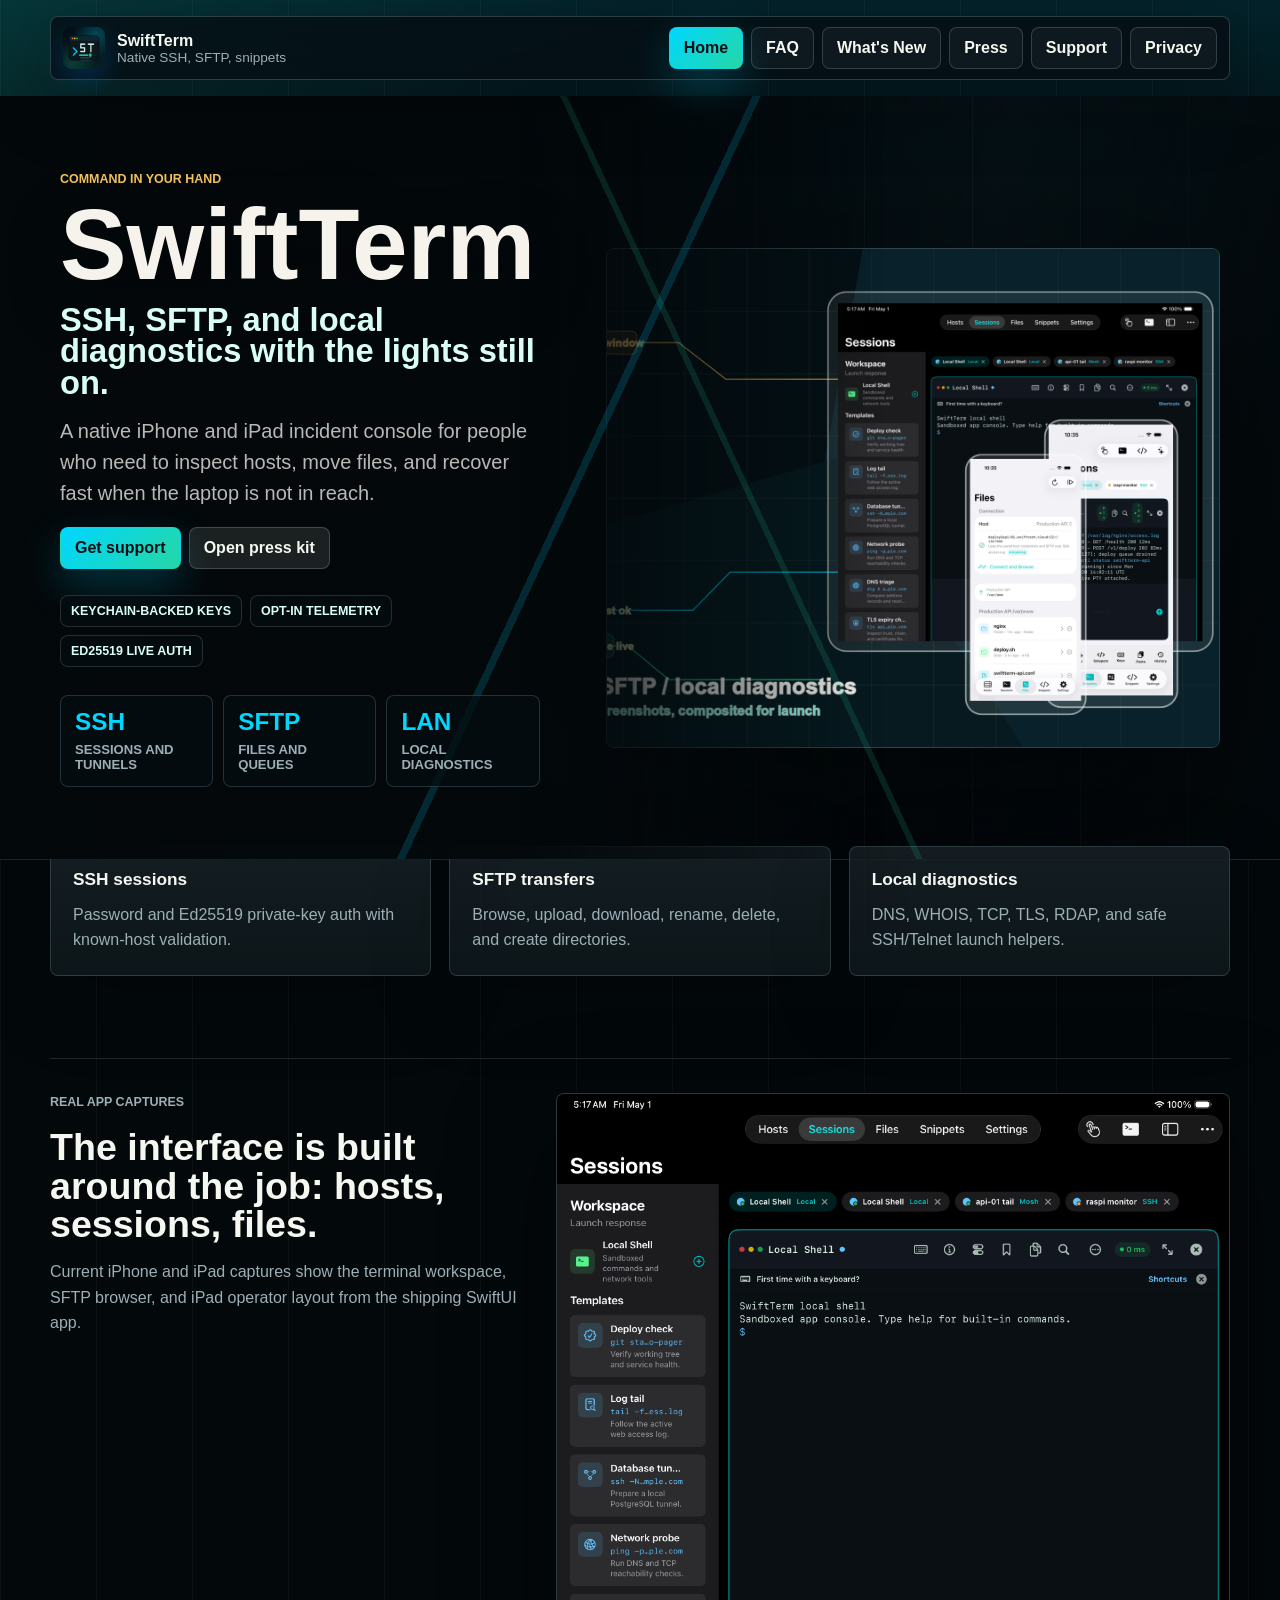
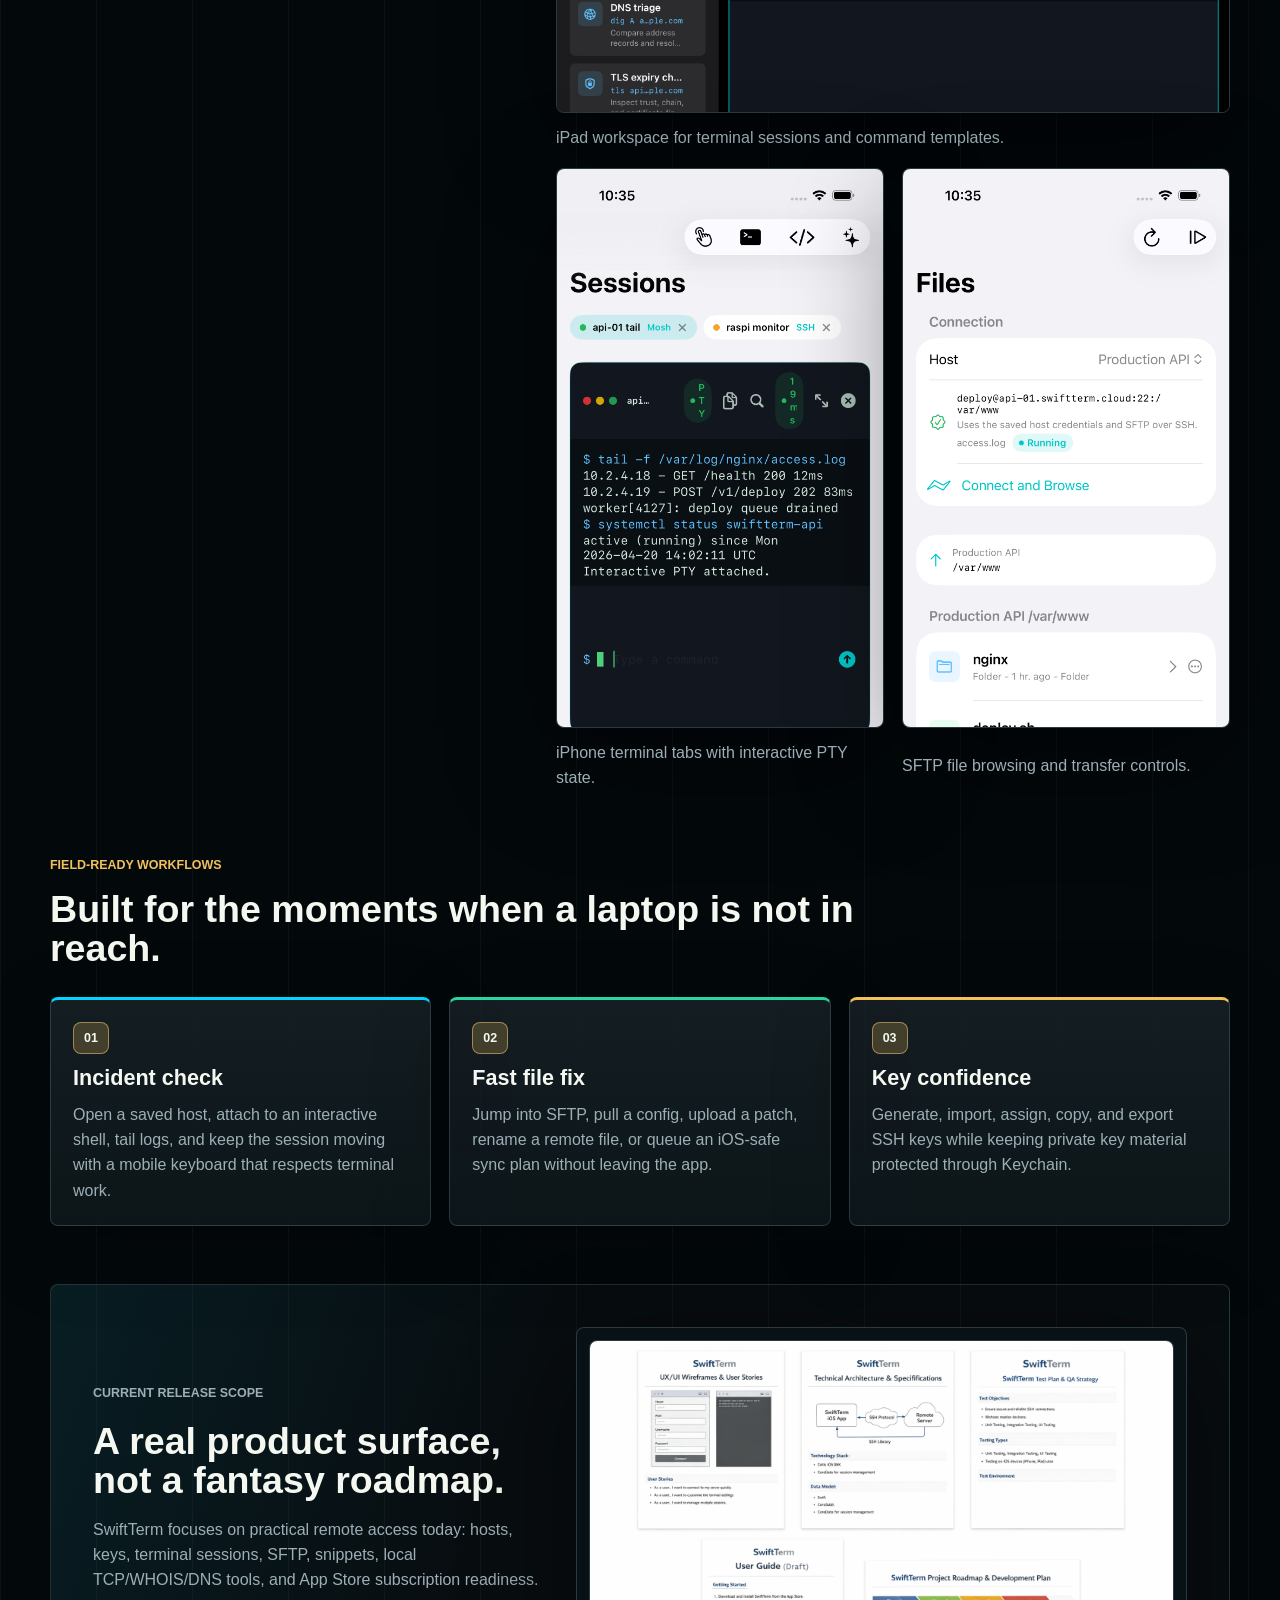
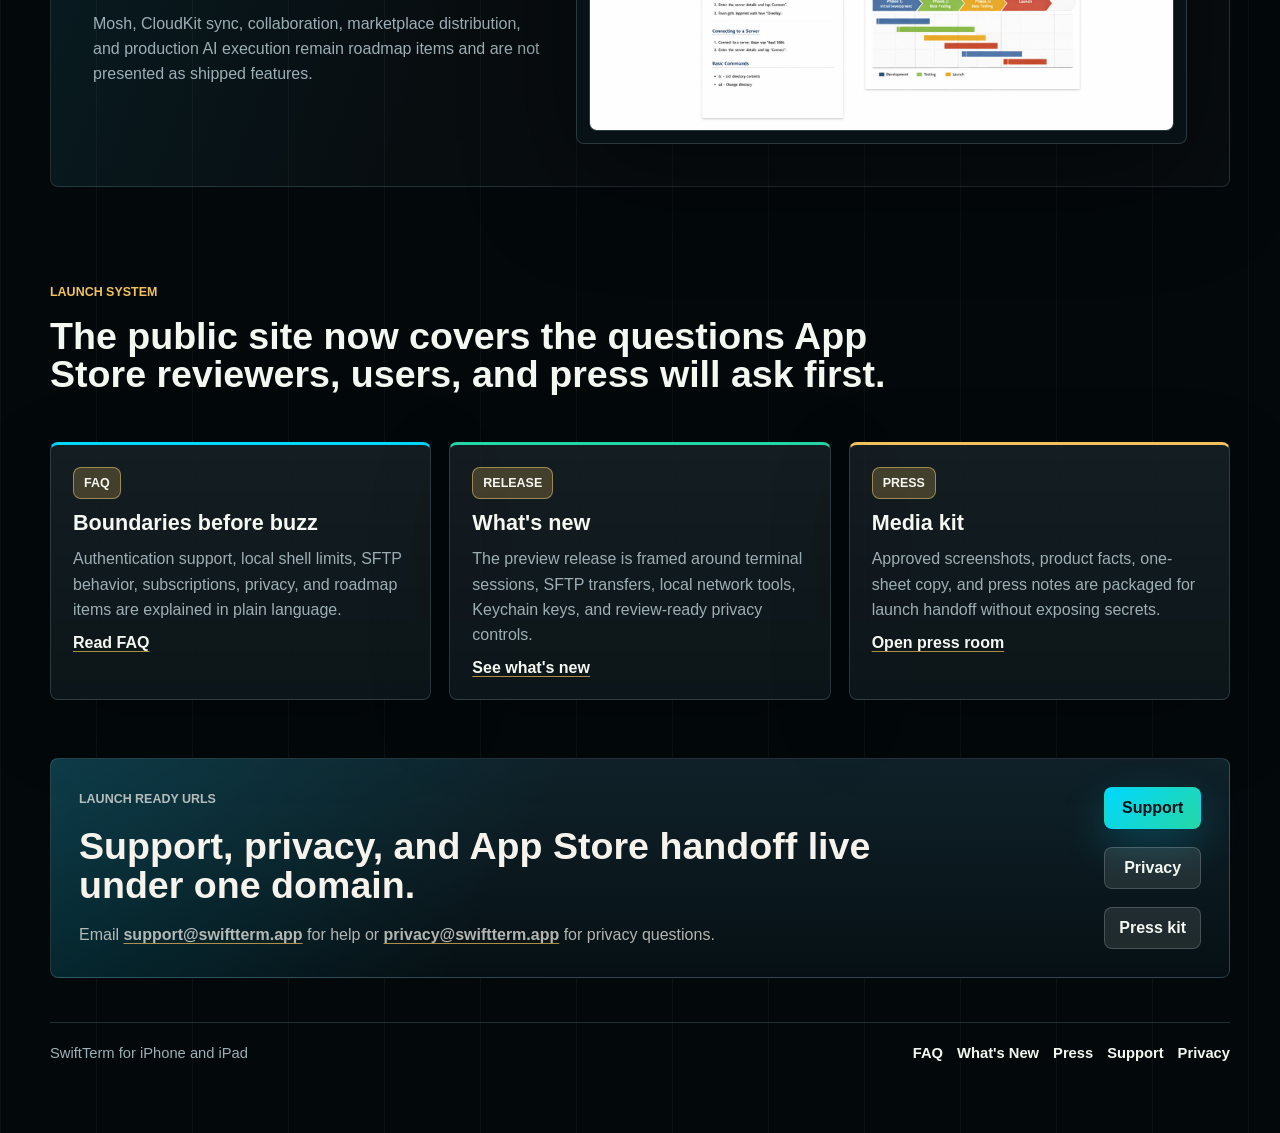
<file: index.html>
<!doctype html>
<html lang="en">
<head>
  <meta charset="utf-8">
  <meta name="viewport" content="width=device-width, initial-scale=1">
  <meta name="description" content="SwiftTerm is the mobile incident console for iPhone and iPad: native SSH, SFTP, snippets, local network checks, and Keychain-backed keys.">
  <meta property="og:title" content="SwiftTerm">
  <meta property="og:description" content="A native SSH, SFTP, and network-check workspace for operators who need real terminal control from iPhone and iPad.">
  <meta property="og:type" content="website">
  <meta property="og:url" content="https://swiftterm.app/">
  <meta property="og:image" content="https://swiftterm.app/assets/swiftterm-social-preview.png">
  <meta property="og:image:alt" content="SwiftTerm mobile incident console for iPhone and iPad">
  <meta name="twitter:card" content="summary_large_image">
  <meta name="twitter:title" content="SwiftTerm">
  <meta name="twitter:description" content="Native SSH, SFTP, snippets, and local network checks for iPhone and iPad.">
  <meta name="twitter:image" content="https://swiftterm.app/assets/swiftterm-social-preview.png">
  <title>SwiftTerm | Native SSH and SFTP for iPhone and iPad</title>
  <link rel="canonical" href="https://swiftterm.app/">
  <link rel="icon" href="screenshots/swiftterm-app-icon.png">
  <link rel="manifest" href="site.webmanifest">
  <link rel="stylesheet" href="site.css?v=20260501-rizz2">
</head>
<body>
  <div class="shell">
    <header class="topbar">
      <a class="brand" href="index.html" aria-label="SwiftTerm home">
        <img class="brand-icon" src="screenshots/swiftterm-app-icon.png" width="42" height="42" alt="">
        <span>
          <strong>SwiftTerm</strong>
          <small>Native SSH, SFTP, snippets</small>
        </span>
      </a>
      <nav class="nav" aria-label="Primary">
        <a aria-current="page" href="index.html">Home</a>
        <a href="faq.html">FAQ</a>
        <a href="whats-new.html">What's New</a>
        <a href="press.html">Press</a>
        <a href="support.html">Support</a>
        <a href="privacy.html">Privacy</a>
      </nav>
    </header>

    <main>
      <section class="hero">
        <div class="hero-copy">
          <p class="eyebrow">Command in your hand</p>
          <h1>SwiftTerm</h1>
          <h2 class="hero-tagline">SSH, SFTP, and local diagnostics with the lights still on.</h2>
          <p class="lede">A native iPhone and iPad incident console for people who need to inspect hosts, move files, and recover fast when the laptop is not in reach.</p>
          <div class="button-row">
            <a class="button primary" href="support.html">Get support</a>
            <a class="button secondary" href="press.html">Open press kit</a>
          </div>
          <div class="signal-row" aria-label="SwiftTerm trust signals">
            <span>Keychain-backed keys</span>
            <span>Opt-in telemetry</span>
            <span>Ed25519 live auth</span>
          </div>
          <div class="hero-metrics" aria-label="SwiftTerm launch proof">
            <div><strong>SSH</strong><span>sessions and tunnels</span></div>
            <div><strong>SFTP</strong><span>files and queues</span></div>
            <div><strong>LAN</strong><span>local diagnostics</span></div>
          </div>
        </div>

        <div class="hero-visual" aria-label="SwiftTerm product preview">
          <img src="assets/swiftterm-hero-console.png" alt="SwiftTerm iPad and iPhone screenshots composited into a mobile command center scene">
        </div>
      </section>

      <section class="proof-strip" aria-label="SwiftTerm capability highlights">
        <div>
          <strong>SSH sessions</strong>
          <span>Password and Ed25519 private-key auth with known-host validation.</span>
        </div>
        <div>
          <strong>SFTP transfers</strong>
          <span>Browse, upload, download, rename, delete, and create directories.</span>
        </div>
        <div>
          <strong>Local diagnostics</strong>
          <span>DNS, WHOIS, TCP, TLS, RDAP, and safe SSH/Telnet launch helpers.</span>
        </div>
      </section>

      <section class="screenshot-wall" aria-label="SwiftTerm product screenshots">
        <div class="screenshot-copy">
          <p class="eyebrow">Real app captures</p>
          <h2>The interface is built around the job: hosts, sessions, files.</h2>
          <p>Current iPhone and iPad captures show the terminal workspace, SFTP browser, and iPad operator layout from the shipping SwiftUI app.</p>
        </div>
        <div class="screenshot-grid">
          <figure class="shot shot-wide">
            <img src="screenshots/swiftterm-ipad-workspace.png" alt="SwiftTerm iPad session workspace with terminal and command templates">
            <figcaption>iPad workspace for terminal sessions and command templates.</figcaption>
          </figure>
          <figure class="shot">
            <img src="screenshots/swiftterm-iphone-terminal.png" alt="SwiftTerm iPhone terminal sessions screen">
            <figcaption>iPhone terminal tabs with interactive PTY state.</figcaption>
          </figure>
          <figure class="shot">
            <img src="screenshots/swiftterm-iphone-files.png" alt="SwiftTerm iPhone SFTP file transfer screen">
            <figcaption>SFTP file browsing and transfer controls.</figcaption>
          </figure>
        </div>
      </section>

      <section class="section-head" id="scenarios">
        <p class="eyebrow">Field-ready workflows</p>
        <h2>Built for the moments when a laptop is not in reach.</h2>
      </section>

      <section class="scenario-grid" aria-label="SwiftTerm usage scenarios">
        <article>
          <span class="scenario-kicker">01</span>
          <h3>Incident check</h3>
          <p>Open a saved host, attach to an interactive shell, tail logs, and keep the session moving with a mobile keyboard that respects terminal work.</p>
        </article>
        <article>
          <span class="scenario-kicker">02</span>
          <h3>Fast file fix</h3>
          <p>Jump into SFTP, pull a config, upload a patch, rename a remote file, or queue an iOS-safe sync plan without leaving the app.</p>
        </article>
        <article>
          <span class="scenario-kicker">03</span>
          <h3>Key confidence</h3>
          <p>Generate, import, assign, copy, and export SSH keys while keeping private key material protected through Keychain.</p>
        </article>
      </section>

      <section class="split-showcase">
        <div class="showcase-copy">
          <p class="eyebrow">Current release scope</p>
          <h2>A real product surface, not a fantasy roadmap.</h2>
          <p>SwiftTerm focuses on practical remote access today: hosts, keys, terminal sessions, SFTP, snippets, local TCP/WHOIS/DNS tools, and App Store subscription readiness.</p>
          <p>Mosh, CloudKit sync, collaboration, marketplace distribution, and production AI execution remain roadmap items and are not presented as shipped features.</p>
        </div>
        <div class="architecture-frame">
          <img src="screenshots/swiftterm-architecture.png" alt="SwiftTerm architecture diagram">
        </div>
      </section>

      <section class="launch-system" aria-label="SwiftTerm launch resources">
        <div class="section-head">
          <p class="eyebrow">Launch system</p>
          <h2>The public site now covers the questions App Store reviewers, users, and press will ask first.</h2>
        </div>
        <div class="launch-card-grid">
          <article>
            <span class="scenario-kicker">FAQ</span>
            <h3>Boundaries before buzz</h3>
            <p>Authentication support, local shell limits, SFTP behavior, subscriptions, privacy, and roadmap items are explained in plain language.</p>
            <a class="text-link" href="faq.html">Read FAQ</a>
          </article>
          <article>
            <span class="scenario-kicker">Release</span>
            <h3>What's new</h3>
            <p>The preview release is framed around terminal sessions, SFTP transfers, local network tools, Keychain keys, and review-ready privacy controls.</p>
            <a class="text-link" href="whats-new.html">See what's new</a>
          </article>
          <article>
            <span class="scenario-kicker">Press</span>
            <h3>Media kit</h3>
            <p>Approved screenshots, product facts, one-sheet copy, and press notes are packaged for launch handoff without exposing secrets.</p>
            <a class="text-link" href="press.html">Open press room</a>
          </article>
        </div>
      </section>

      <section class="launch-cta" aria-label="SwiftTerm support call to action">
        <div>
          <p class="eyebrow">Launch ready URLs</p>
          <h2>Support, privacy, and App Store handoff live under one domain.</h2>
          <p>Email <a class="text-link" href="mailto:support@swiftterm.app">support@swiftterm.app</a> for help or <a class="text-link" href="mailto:privacy@swiftterm.app">privacy@swiftterm.app</a> for privacy questions.</p>
        </div>
        <div class="button-row">
          <a class="button primary" href="support.html">Support</a>
          <a class="button secondary" href="privacy.html">Privacy</a>
          <a class="button secondary" href="press.html">Press kit</a>
        </div>
      </section>
    </main>

    <footer class="site-footer">
      <span>SwiftTerm for iPhone and iPad</span>
      <nav aria-label="Footer">
        <a href="faq.html">FAQ</a>
        <a href="whats-new.html">What's New</a>
        <a href="press.html">Press</a>
        <a href="support.html">Support</a>
        <a href="privacy.html">Privacy</a>
      </nav>
    </footer>
  </div>
</body>
</html>
</file>
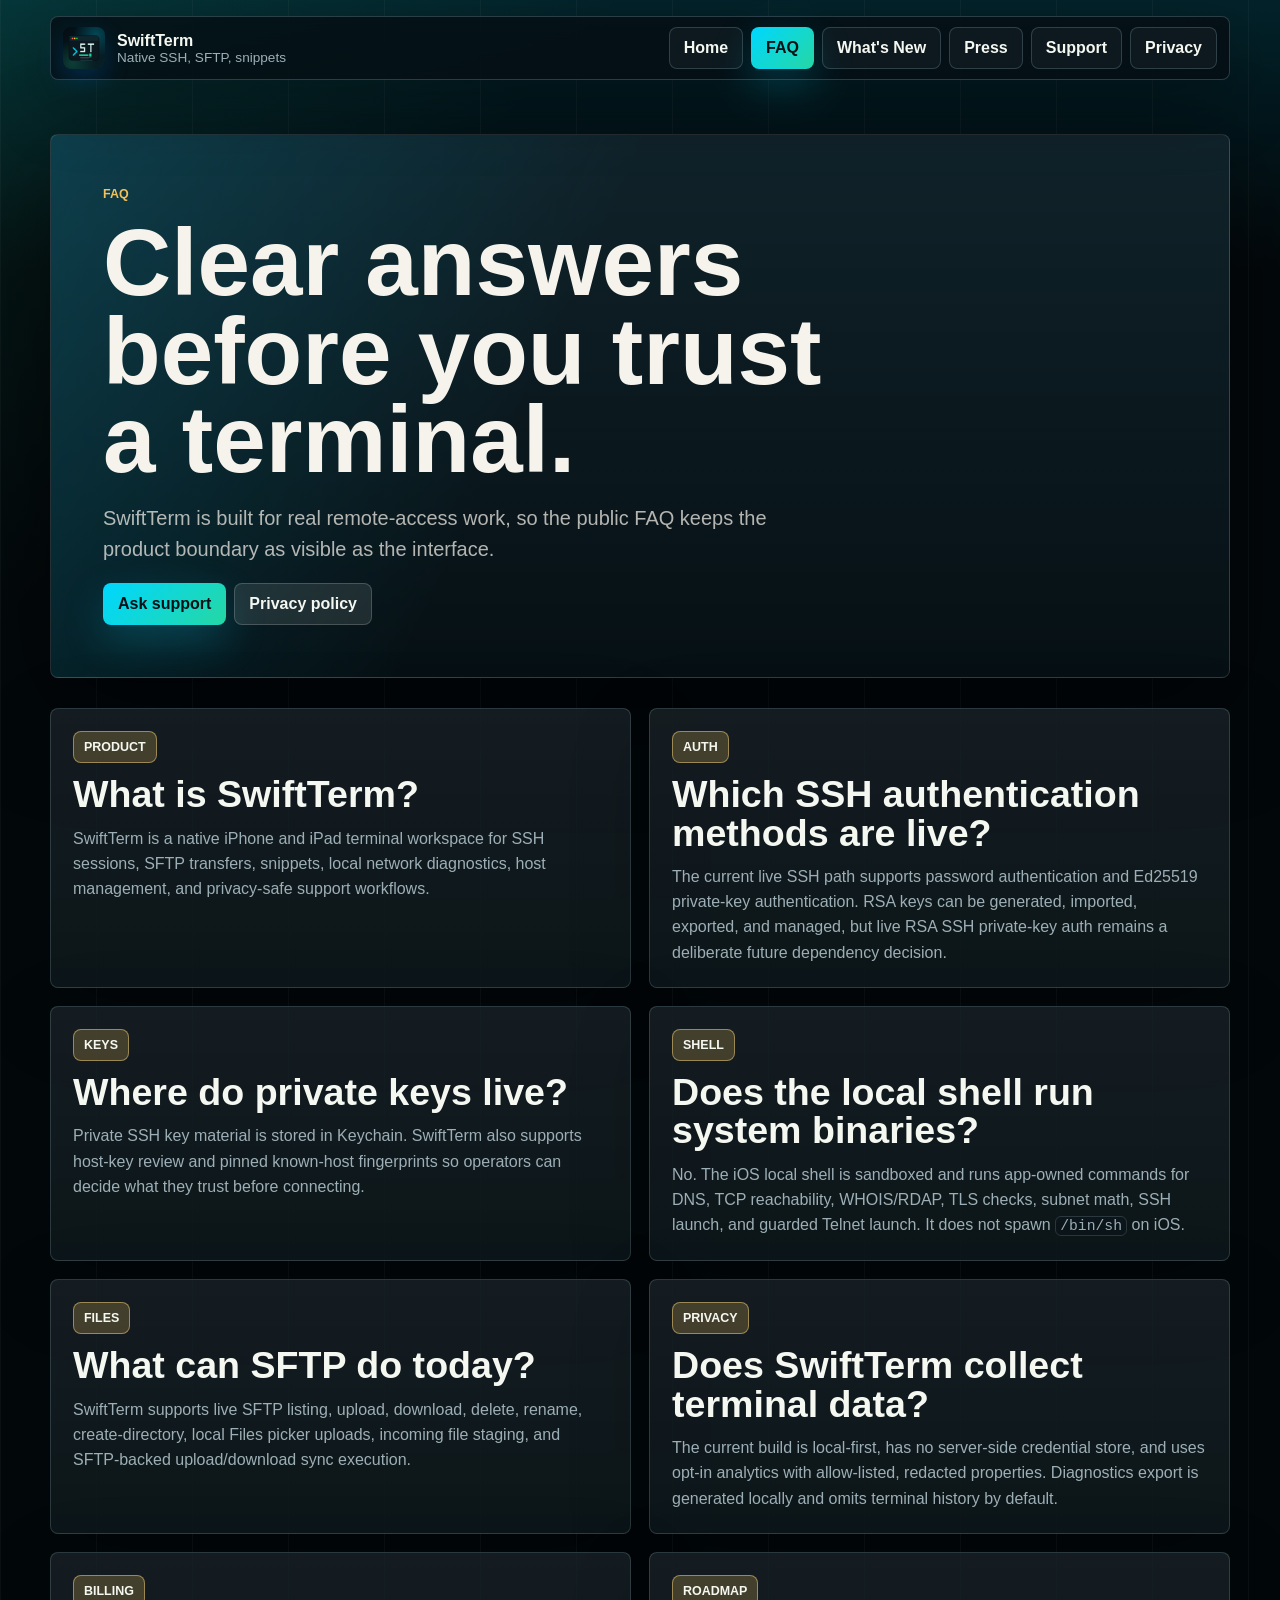
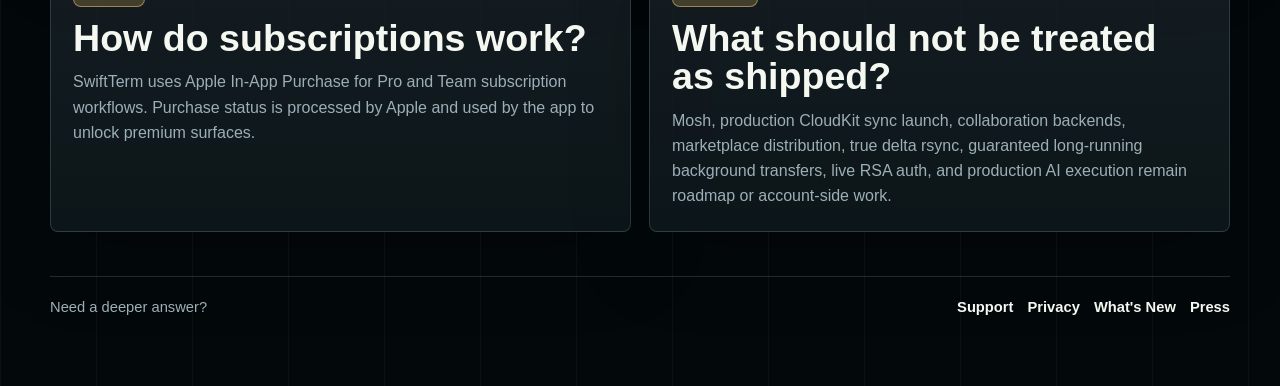
<file: faq.html>
<!doctype html>
<html lang="en">
<head>
  <meta charset="utf-8">
  <meta name="viewport" content="width=device-width, initial-scale=1">
  <meta name="description" content="SwiftTerm FAQ for SSH authentication, SFTP transfers, local shell behavior, subscriptions, privacy, and roadmap boundaries.">
  <meta property="og:title" content="SwiftTerm FAQ">
  <meta property="og:description" content="Answers about SwiftTerm SSH, SFTP, Keychain keys, local shell tools, privacy, subscriptions, and roadmap boundaries.">
  <meta property="og:type" content="website">
  <meta property="og:url" content="https://swiftterm.app/faq.html">
  <meta property="og:image" content="https://swiftterm.app/assets/swiftterm-social-preview.png">
  <meta name="twitter:card" content="summary_large_image">
  <title>FAQ | SwiftTerm</title>
  <link rel="canonical" href="https://swiftterm.app/faq.html">
  <link rel="icon" href="screenshots/swiftterm-app-icon.png">
  <link rel="manifest" href="site.webmanifest">
  <link rel="stylesheet" href="site.css?v=20260501-rizz2">
</head>
<body>
  <div class="shell">
    <header class="topbar">
      <a class="brand" href="index.html" aria-label="SwiftTerm home">
        <img class="brand-icon" src="screenshots/swiftterm-app-icon.png" width="42" height="42" alt="">
        <span>
          <strong>SwiftTerm</strong>
          <small>Native SSH, SFTP, snippets</small>
        </span>
      </a>
      <nav class="nav" aria-label="Primary">
        <a href="index.html">Home</a>
        <a aria-current="page" href="faq.html">FAQ</a>
        <a href="whats-new.html">What's New</a>
        <a href="press.html">Press</a>
        <a href="support.html">Support</a>
        <a href="privacy.html">Privacy</a>
      </nav>
    </header>

    <main>
      <section class="page-hero faq-hero">
        <p class="eyebrow">FAQ</p>
        <h1>Clear answers before you trust a terminal.</h1>
        <p class="lede">SwiftTerm is built for real remote-access work, so the public FAQ keeps the product boundary as visible as the interface.</p>
        <div class="button-row">
          <a class="button primary" href="mailto:support@swiftterm.app?subject=SwiftTerm%20FAQ">Ask support</a>
          <a class="button secondary" href="privacy.html">Privacy policy</a>
        </div>
      </section>

      <section class="answer-grid" aria-label="SwiftTerm frequently asked questions">
        <article>
          <span class="scenario-kicker">Product</span>
          <h2>What is SwiftTerm?</h2>
          <p>SwiftTerm is a native iPhone and iPad terminal workspace for SSH sessions, SFTP transfers, snippets, local network diagnostics, host management, and privacy-safe support workflows.</p>
        </article>
        <article>
          <span class="scenario-kicker">Auth</span>
          <h2>Which SSH authentication methods are live?</h2>
          <p>The current live SSH path supports password authentication and Ed25519 private-key authentication. RSA keys can be generated, imported, exported, and managed, but live RSA SSH private-key auth remains a deliberate future dependency decision.</p>
        </article>
        <article>
          <span class="scenario-kicker">Keys</span>
          <h2>Where do private keys live?</h2>
          <p>Private SSH key material is stored in Keychain. SwiftTerm also supports host-key review and pinned known-host fingerprints so operators can decide what they trust before connecting.</p>
        </article>
        <article>
          <span class="scenario-kicker">Shell</span>
          <h2>Does the local shell run system binaries?</h2>
          <p>No. The iOS local shell is sandboxed and runs app-owned commands for DNS, TCP reachability, WHOIS/RDAP, TLS checks, subnet math, SSH launch, and guarded Telnet launch. It does not spawn <code>/bin/sh</code> on iOS.</p>
        </article>
        <article>
          <span class="scenario-kicker">Files</span>
          <h2>What can SFTP do today?</h2>
          <p>SwiftTerm supports live SFTP listing, upload, download, delete, rename, create-directory, local Files picker uploads, incoming file staging, and SFTP-backed upload/download sync execution.</p>
        </article>
        <article>
          <span class="scenario-kicker">Privacy</span>
          <h2>Does SwiftTerm collect terminal data?</h2>
          <p>The current build is local-first, has no server-side credential store, and uses opt-in analytics with allow-listed, redacted properties. Diagnostics export is generated locally and omits terminal history by default.</p>
        </article>
        <article>
          <span class="scenario-kicker">Billing</span>
          <h2>How do subscriptions work?</h2>
          <p>SwiftTerm uses Apple In-App Purchase for Pro and Team subscription workflows. Purchase status is processed by Apple and used by the app to unlock premium surfaces.</p>
        </article>
        <article>
          <span class="scenario-kicker">Roadmap</span>
          <h2>What should not be treated as shipped?</h2>
          <p>Mosh, production CloudKit sync launch, collaboration backends, marketplace distribution, true delta rsync, guaranteed long-running background transfers, live RSA auth, and production AI execution remain roadmap or account-side work.</p>
        </article>
      </section>
    </main>

    <footer class="site-footer">
      <span>Need a deeper answer?</span>
      <nav aria-label="Footer">
        <a href="support.html">Support</a>
        <a href="privacy.html">Privacy</a>
        <a href="whats-new.html">What's New</a>
        <a href="press.html">Press</a>
      </nav>
    </footer>
  </div>
</body>
</html>
</file>
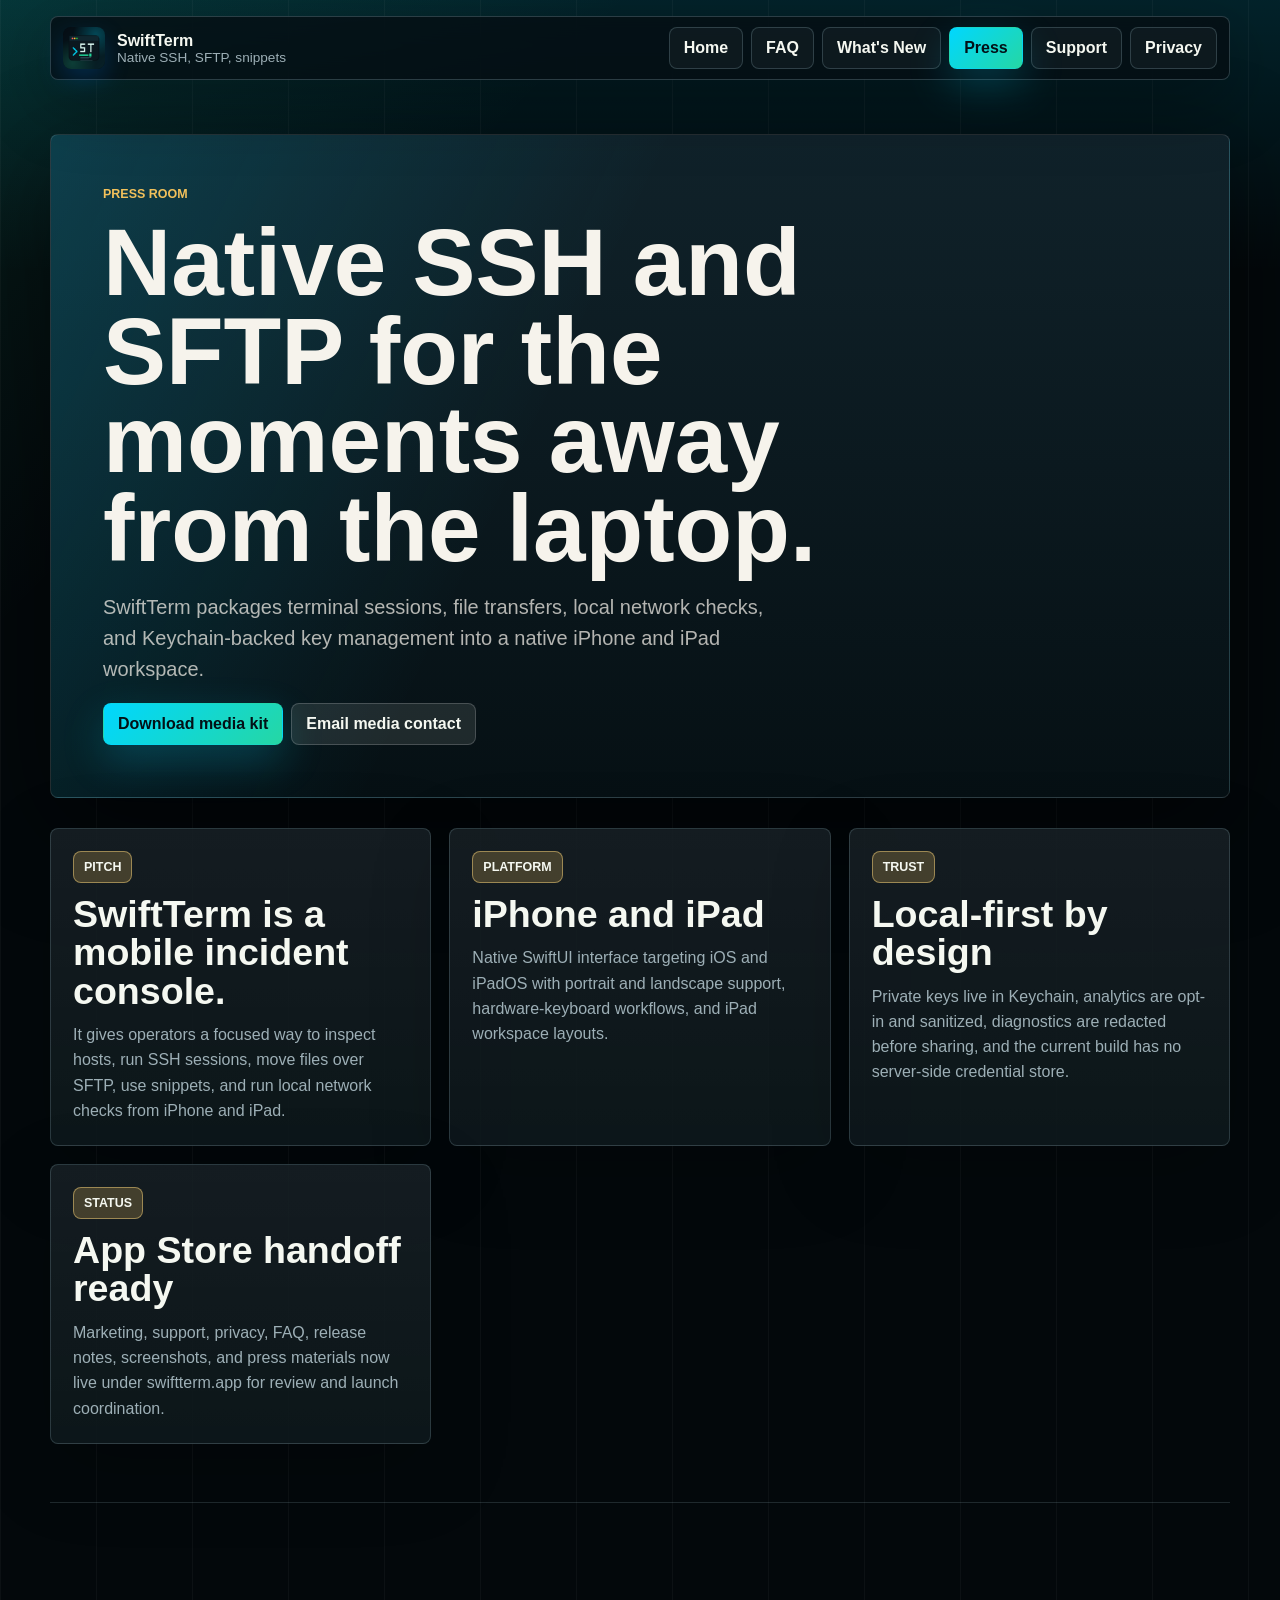
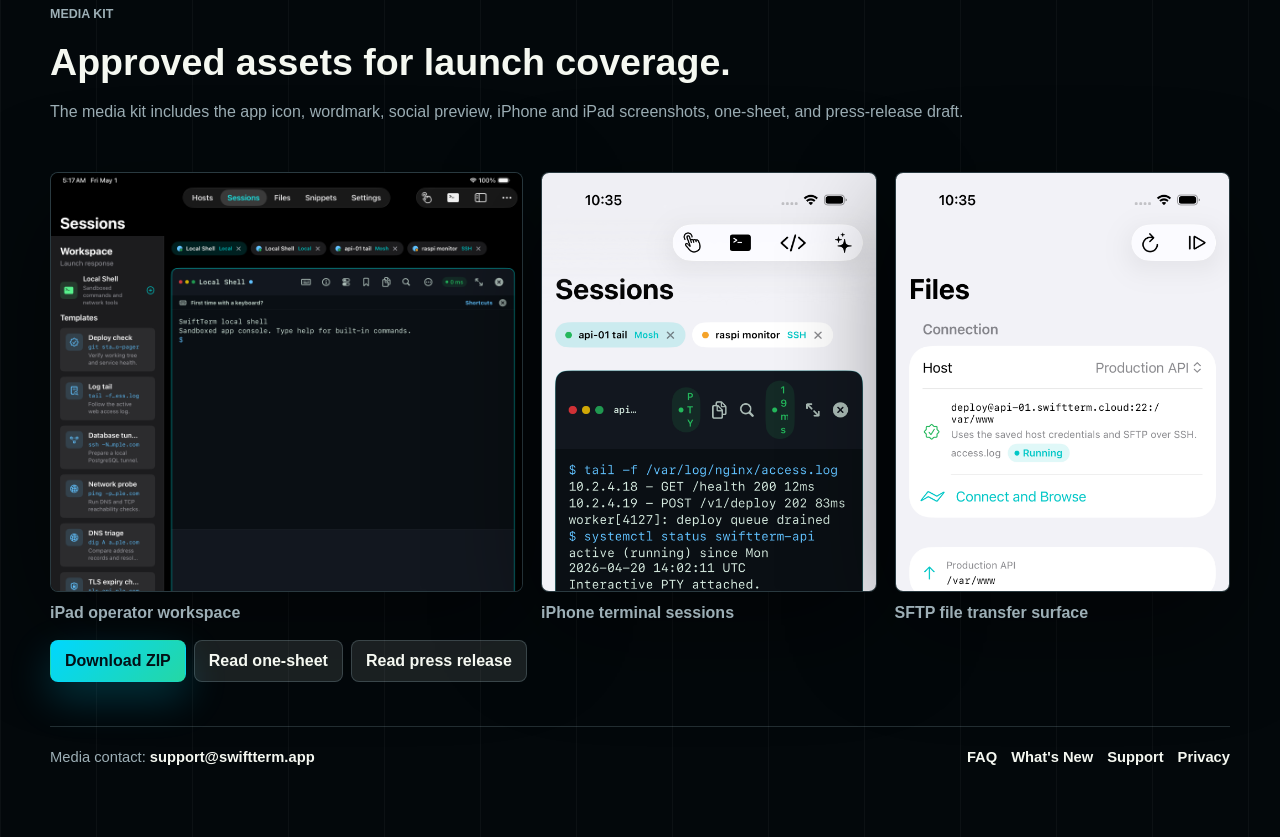
<file: press.html>
<!doctype html>
<html lang="en">
<head>
  <meta charset="utf-8">
  <meta name="viewport" content="width=device-width, initial-scale=1">
  <meta name="description" content="SwiftTerm press room with approved app facts, screenshots, launch copy, support contacts, and a downloadable media kit.">
  <meta property="og:title" content="Press | SwiftTerm">
  <meta property="og:description" content="Approved SwiftTerm product facts, screenshots, launch copy, and media-kit assets for iPhone and iPad.">
  <meta property="og:type" content="website">
  <meta property="og:url" content="https://swiftterm.app/press.html">
  <meta property="og:image" content="https://swiftterm.app/assets/swiftterm-social-preview.png">
  <meta name="twitter:card" content="summary_large_image">
  <title>Press | SwiftTerm</title>
  <link rel="canonical" href="https://swiftterm.app/press.html">
  <link rel="icon" href="screenshots/swiftterm-app-icon.png">
  <link rel="manifest" href="site.webmanifest">
  <link rel="stylesheet" href="site.css?v=20260501-rizz2">
</head>
<body>
  <div class="shell">
    <header class="topbar">
      <a class="brand" href="index.html" aria-label="SwiftTerm home">
        <img class="brand-icon" src="screenshots/swiftterm-app-icon.png" width="42" height="42" alt="">
        <span>
          <strong>SwiftTerm</strong>
          <small>Native SSH, SFTP, snippets</small>
        </span>
      </a>
      <nav class="nav" aria-label="Primary">
        <a href="index.html">Home</a>
        <a href="faq.html">FAQ</a>
        <a href="whats-new.html">What's New</a>
        <a aria-current="page" href="press.html">Press</a>
        <a href="support.html">Support</a>
        <a href="privacy.html">Privacy</a>
      </nav>
    </header>

    <main>
      <section class="page-hero press-hero">
        <p class="eyebrow">Press room</p>
        <h1>Native SSH and SFTP for the moments away from the laptop.</h1>
        <p class="lede">SwiftTerm packages terminal sessions, file transfers, local network checks, and Keychain-backed key management into a native iPhone and iPad workspace.</p>
        <div class="button-row">
          <a class="button primary" href="media-kit/swiftterm-media-kit.zip">Download media kit</a>
          <a class="button secondary" href="mailto:support@swiftterm.app?subject=SwiftTerm%20Press">Email media contact</a>
        </div>
      </section>

      <section class="press-grid" aria-label="SwiftTerm approved product facts">
        <article class="press-fact">
          <span class="scenario-kicker">Pitch</span>
          <h2>SwiftTerm is a mobile incident console.</h2>
          <p>It gives operators a focused way to inspect hosts, run SSH sessions, move files over SFTP, use snippets, and run local network checks from iPhone and iPad.</p>
        </article>
        <article class="press-fact">
          <span class="scenario-kicker">Platform</span>
          <h2>iPhone and iPad</h2>
          <p>Native SwiftUI interface targeting iOS and iPadOS with portrait and landscape support, hardware-keyboard workflows, and iPad workspace layouts.</p>
        </article>
        <article class="press-fact">
          <span class="scenario-kicker">Trust</span>
          <h2>Local-first by design</h2>
          <p>Private keys live in Keychain, analytics are opt-in and sanitized, diagnostics are redacted before sharing, and the current build has no server-side credential store.</p>
        </article>
        <article class="press-fact">
          <span class="scenario-kicker">Status</span>
          <h2>App Store handoff ready</h2>
          <p>Marketing, support, privacy, FAQ, release notes, screenshots, and press materials now live under swiftterm.app for review and launch coordination.</p>
        </article>
      </section>

      <section class="media-kit-section" aria-label="SwiftTerm media kit">
        <div class="section-head">
          <p class="eyebrow">Media kit</p>
          <h2>Approved assets for launch coverage.</h2>
          <p>The media kit includes the app icon, wordmark, social preview, iPhone and iPad screenshots, one-sheet, and press-release draft.</p>
        </div>
        <div class="media-grid">
          <figure>
            <img src="screenshots/swiftterm-ipad-workspace.png" alt="SwiftTerm iPad workspace screenshot">
            <figcaption>iPad operator workspace</figcaption>
          </figure>
          <figure>
            <img src="screenshots/swiftterm-iphone-terminal.png" alt="SwiftTerm iPhone terminal screenshot">
            <figcaption>iPhone terminal sessions</figcaption>
          </figure>
          <figure>
            <img src="screenshots/swiftterm-iphone-files.png" alt="SwiftTerm iPhone file transfer screenshot">
            <figcaption>SFTP file transfer surface</figcaption>
          </figure>
        </div>
        <div class="button-row">
          <a class="button primary" href="media-kit/swiftterm-media-kit.zip">Download ZIP</a>
          <a class="button secondary" href="media-kit/swiftterm-one-sheet.md">Read one-sheet</a>
          <a class="button secondary" href="media-kit/swiftterm-press-release.md">Read press release</a>
        </div>
      </section>
    </main>

    <footer class="site-footer">
      <span>Media contact: <a href="mailto:support@swiftterm.app?subject=SwiftTerm%20Press">support@swiftterm.app</a></span>
      <nav aria-label="Footer">
        <a href="faq.html">FAQ</a>
        <a href="whats-new.html">What's New</a>
        <a href="support.html">Support</a>
        <a href="privacy.html">Privacy</a>
      </nav>
    </footer>
  </div>
</body>
</html>
</file>
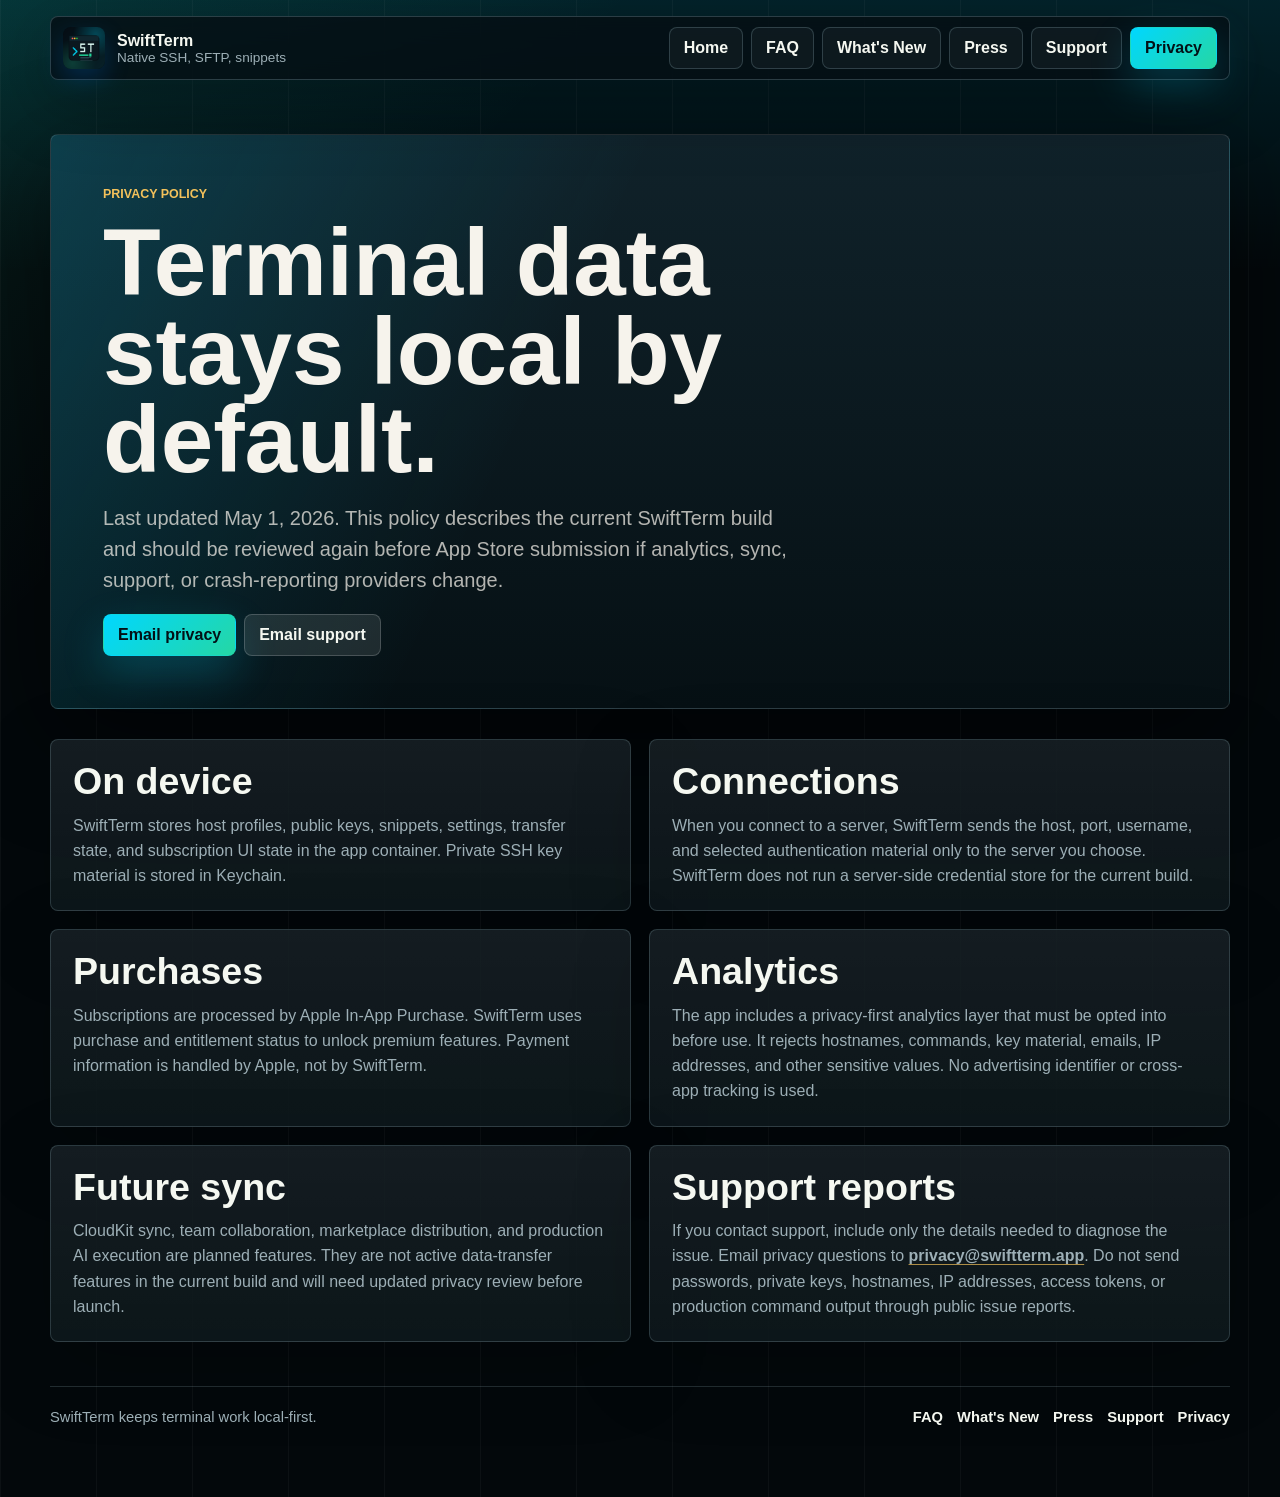
<file: privacy.html>
<!doctype html>
<html lang="en">
<head>
  <meta charset="utf-8">
  <meta name="viewport" content="width=device-width, initial-scale=1">
  <meta name="description" content="SwiftTerm privacy policy covering local host storage, Keychain-protected keys, subscriptions, analytics, and future sync features.">
  <meta property="og:title" content="SwiftTerm Privacy Policy">
  <meta property="og:description" content="SwiftTerm is local-first: Keychain private keys, opt-in analytics, and no server-side credential store for the current build.">
  <meta property="og:type" content="website">
  <meta property="og:url" content="https://swiftterm.app/privacy.html">
  <meta property="og:image" content="https://swiftterm.app/assets/swiftterm-social-preview.png">
  <meta name="twitter:card" content="summary_large_image">
  <title>Privacy Policy | SwiftTerm</title>
  <link rel="canonical" href="https://swiftterm.app/privacy.html">
  <link rel="icon" href="screenshots/swiftterm-app-icon.png">
  <link rel="manifest" href="site.webmanifest">
  <link rel="stylesheet" href="site.css?v=20260501-rizz2">
</head>
<body>
  <div class="shell">
    <header class="topbar">
      <a class="brand" href="index.html" aria-label="SwiftTerm home">
        <img class="brand-icon" src="screenshots/swiftterm-app-icon.png" width="42" height="42" alt="">
        <span>
          <strong>SwiftTerm</strong>
          <small>Native SSH, SFTP, snippets</small>
        </span>
      </a>
      <nav class="nav" aria-label="Primary">
        <a href="index.html">Home</a>
        <a href="faq.html">FAQ</a>
        <a href="whats-new.html">What's New</a>
        <a href="press.html">Press</a>
        <a href="support.html">Support</a>
        <a aria-current="page" href="privacy.html">Privacy</a>
      </nav>
    </header>

    <main>
      <section class="page-hero privacy-hero">
        <p class="eyebrow">Privacy policy</p>
        <h1>Terminal data stays local by default.</h1>
        <p class="lede">Last updated May 1, 2026. This policy describes the current SwiftTerm build and should be reviewed again before App Store submission if analytics, sync, support, or crash-reporting providers change.</p>
        <div class="button-row">
          <a class="button primary" href="mailto:privacy@swiftterm.app?subject=SwiftTerm%20Privacy">Email privacy</a>
          <a class="button secondary" href="mailto:support@swiftterm.app?subject=SwiftTerm%20Support">Email support</a>
        </div>
      </section>

      <section class="privacy-panel">
        <article>
          <h2>On device</h2>
          <p>SwiftTerm stores host profiles, public keys, snippets, settings, transfer state, and subscription UI state in the app container. Private SSH key material is stored in Keychain.</p>
        </article>
        <article>
          <h2>Connections</h2>
          <p>When you connect to a server, SwiftTerm sends the host, port, username, and selected authentication material only to the server you choose. SwiftTerm does not run a server-side credential store for the current build.</p>
        </article>
        <article>
          <h2>Purchases</h2>
          <p>Subscriptions are processed by Apple In-App Purchase. SwiftTerm uses purchase and entitlement status to unlock premium features. Payment information is handled by Apple, not by SwiftTerm.</p>
        </article>
        <article>
          <h2>Analytics</h2>
          <p>The app includes a privacy-first analytics layer that must be opted into before use. It rejects hostnames, commands, key material, emails, IP addresses, and other sensitive values. No advertising identifier or cross-app tracking is used.</p>
        </article>
        <article>
          <h2>Future sync</h2>
          <p>CloudKit sync, team collaboration, marketplace distribution, and production AI execution are planned features. They are not active data-transfer features in the current build and will need updated privacy review before launch.</p>
        </article>
        <article>
          <h2>Support reports</h2>
          <p>If you contact support, include only the details needed to diagnose the issue. Email privacy questions to <a class="text-link" href="mailto:privacy@swiftterm.app">privacy@swiftterm.app</a>. Do not send passwords, private keys, hostnames, IP addresses, access tokens, or production command output through public issue reports.</p>
        </article>
      </section>
    </main>

    <footer class="site-footer">
      <span>SwiftTerm keeps terminal work local-first.</span>
      <nav aria-label="Footer">
        <a href="faq.html">FAQ</a>
        <a href="whats-new.html">What's New</a>
        <a href="press.html">Press</a>
        <a href="support.html">Support</a>
        <a href="privacy.html">Privacy</a>
      </nav>
    </footer>
  </div>
</body>
</html>
</file>
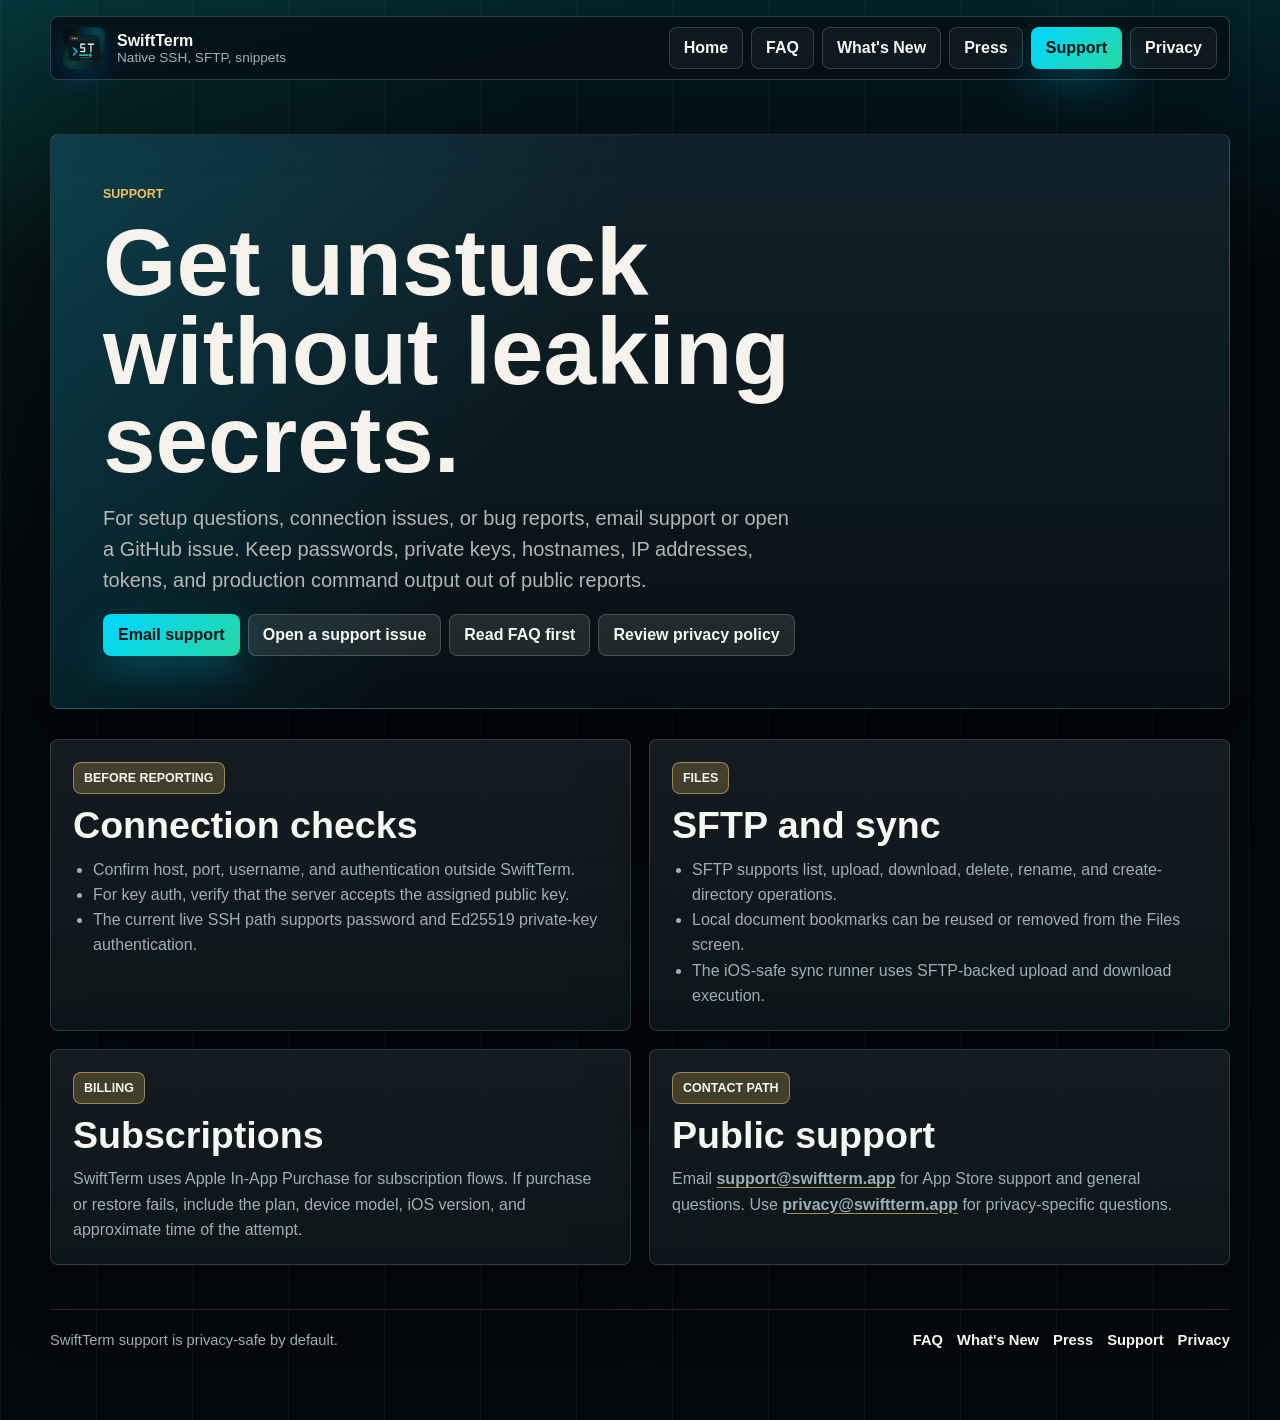
<file: support.html>
<!doctype html>
<html lang="en">
<head>
  <meta charset="utf-8">
  <meta name="viewport" content="width=device-width, initial-scale=1">
  <meta name="description" content="Support resources for SwiftTerm, including setup notes, connection checks, and privacy-safe ways to report SSH or SFTP issues.">
  <meta property="og:title" content="SwiftTerm Support">
  <meta property="og:description" content="Privacy-safe support for SwiftTerm SSH, SFTP, keys, local shell, and subscription questions.">
  <meta property="og:type" content="website">
  <meta property="og:url" content="https://swiftterm.app/support.html">
  <meta property="og:image" content="https://swiftterm.app/assets/swiftterm-social-preview.png">
  <meta name="twitter:card" content="summary_large_image">
  <title>Support | SwiftTerm</title>
  <link rel="canonical" href="https://swiftterm.app/support.html">
  <link rel="icon" href="screenshots/swiftterm-app-icon.png">
  <link rel="manifest" href="site.webmanifest">
  <link rel="stylesheet" href="site.css?v=20260501-rizz2">
</head>
<body>
  <div class="shell">
    <header class="topbar">
      <a class="brand" href="index.html" aria-label="SwiftTerm home">
        <img class="brand-icon" src="screenshots/swiftterm-app-icon.png" width="42" height="42" alt="">
        <span>
          <strong>SwiftTerm</strong>
          <small>Native SSH, SFTP, snippets</small>
        </span>
      </a>
      <nav class="nav" aria-label="Primary">
        <a href="index.html">Home</a>
        <a href="faq.html">FAQ</a>
        <a href="whats-new.html">What's New</a>
        <a href="press.html">Press</a>
        <a aria-current="page" href="support.html">Support</a>
        <a href="privacy.html">Privacy</a>
      </nav>
    </header>

    <main>
      <section class="page-hero support-hero">
        <p class="eyebrow">Support</p>
        <h1>Get unstuck without leaking secrets.</h1>
        <p class="lede">For setup questions, connection issues, or bug reports, email support or open a GitHub issue. Keep passwords, private keys, hostnames, IP addresses, tokens, and production command output out of public reports.</p>
        <div class="button-row">
          <a class="button primary" href="mailto:support@swiftterm.app?subject=SwiftTerm%20Support">Email support</a>
          <a class="button secondary" href="https://github.com/NinjaTomOnline/SwiftTerm/issues">Open a support issue</a>
          <a class="button secondary" href="faq.html">Read FAQ first</a>
          <a class="button secondary" href="privacy.html">Review privacy policy</a>
        </div>
      </section>

      <section class="support-path">
        <article>
          <span class="scenario-kicker">Before reporting</span>
          <h2>Connection checks</h2>
          <ul>
            <li>Confirm host, port, username, and authentication outside SwiftTerm.</li>
            <li>For key auth, verify that the server accepts the assigned public key.</li>
            <li>The current live SSH path supports password and Ed25519 private-key authentication.</li>
          </ul>
        </article>
        <article>
          <span class="scenario-kicker">Files</span>
          <h2>SFTP and sync</h2>
          <ul>
            <li>SFTP supports list, upload, download, delete, rename, and create-directory operations.</li>
            <li>Local document bookmarks can be reused or removed from the Files screen.</li>
            <li>The iOS-safe sync runner uses SFTP-backed upload and download execution.</li>
          </ul>
        </article>
        <article>
          <span class="scenario-kicker">Billing</span>
          <h2>Subscriptions</h2>
          <p>SwiftTerm uses Apple In-App Purchase for subscription flows. If purchase or restore fails, include the plan, device model, iOS version, and approximate time of the attempt.</p>
        </article>
        <article>
          <span class="scenario-kicker">Contact path</span>
          <h2>Public support</h2>
          <p>Email <a class="text-link" href="mailto:support@swiftterm.app">support@swiftterm.app</a> for App Store support and general questions. Use <a class="text-link" href="mailto:privacy@swiftterm.app">privacy@swiftterm.app</a> for privacy-specific questions.</p>
        </article>
      </section>
    </main>

    <footer class="site-footer">
      <span>SwiftTerm support is privacy-safe by default.</span>
      <nav aria-label="Footer">
        <a href="faq.html">FAQ</a>
        <a href="whats-new.html">What's New</a>
        <a href="press.html">Press</a>
        <a href="support.html">Support</a>
        <a href="privacy.html">Privacy</a>
      </nav>
    </footer>
  </div>
</body>
</html>
</file>
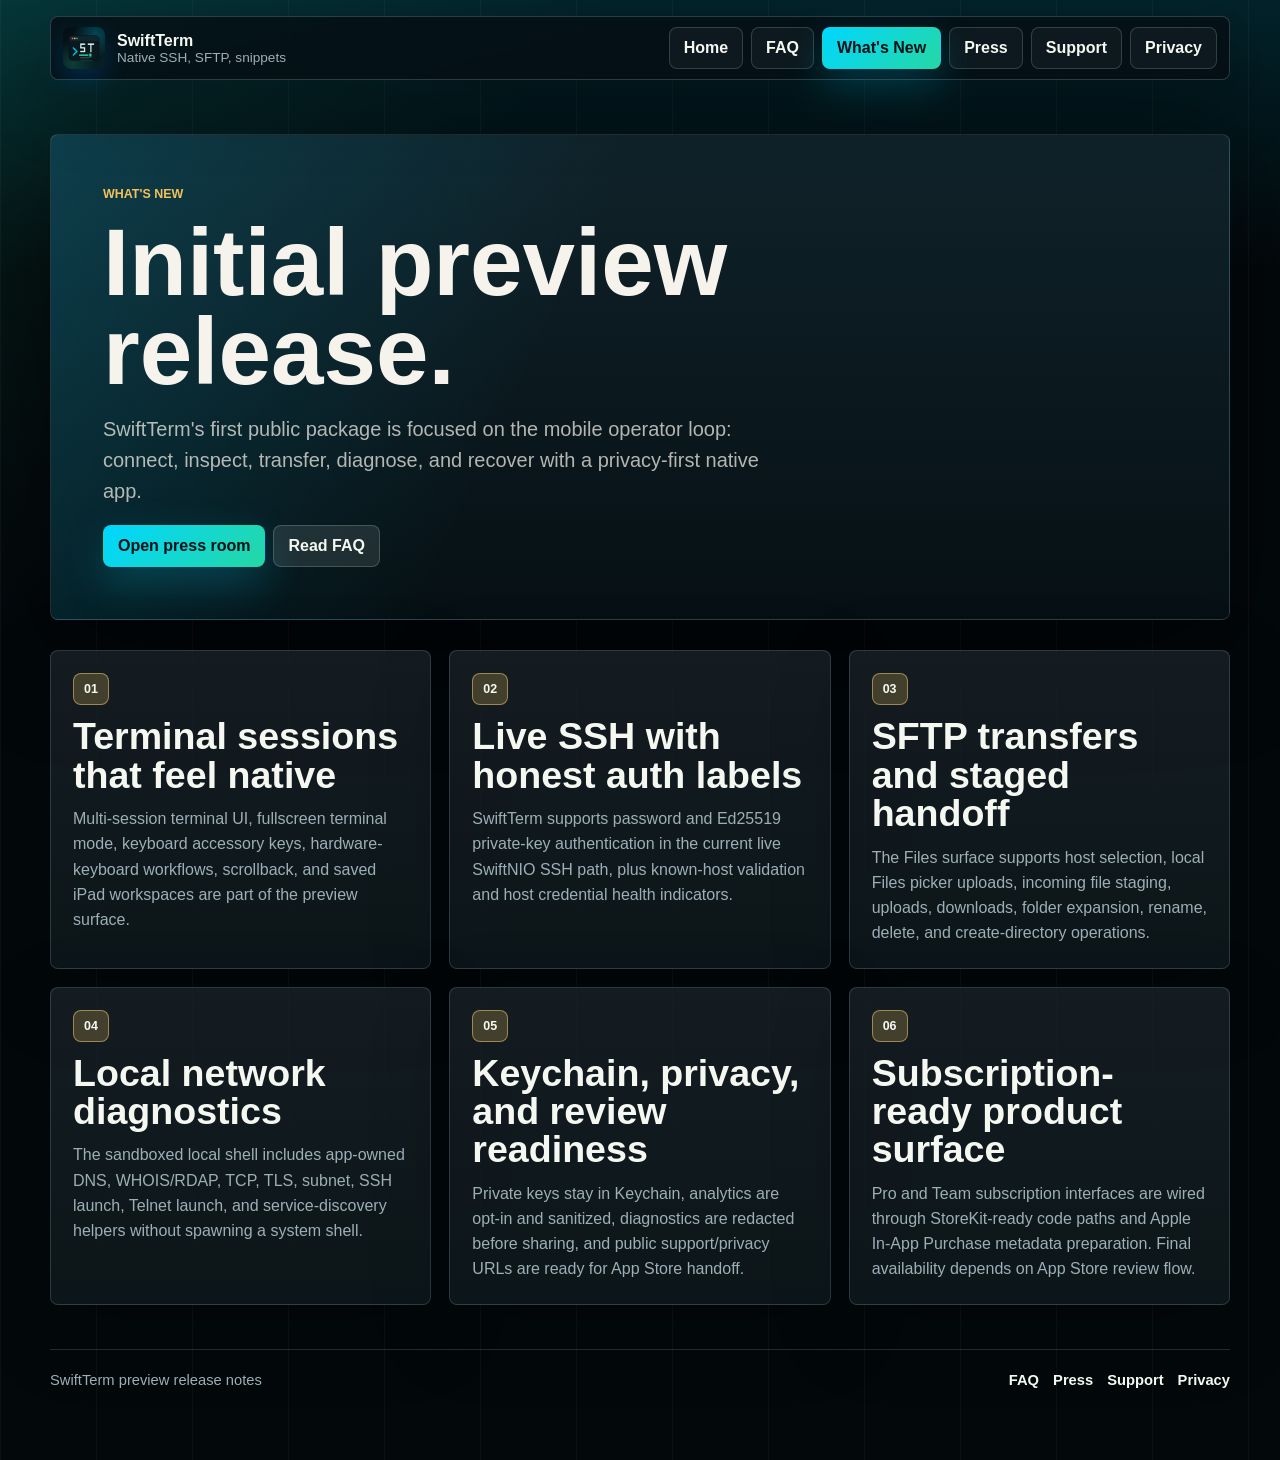
<file: whats-new.html>
<!doctype html>
<html lang="en">
<head>
  <meta charset="utf-8">
  <meta name="viewport" content="width=device-width, initial-scale=1">
  <meta name="description" content="What's new in the SwiftTerm preview release: SSH sessions, SFTP transfers, local network diagnostics, Keychain keys, snippets, and privacy controls.">
  <meta property="og:title" content="What's New | SwiftTerm">
  <meta property="og:description" content="The SwiftTerm preview release brings terminal sessions, SFTP, local diagnostics, snippets, keys, and privacy-first review tooling to iPhone and iPad.">
  <meta property="og:type" content="website">
  <meta property="og:url" content="https://swiftterm.app/whats-new.html">
  <meta property="og:image" content="https://swiftterm.app/assets/swiftterm-social-preview.png">
  <meta name="twitter:card" content="summary_large_image">
  <title>What's New | SwiftTerm</title>
  <link rel="canonical" href="https://swiftterm.app/whats-new.html">
  <link rel="icon" href="screenshots/swiftterm-app-icon.png">
  <link rel="manifest" href="site.webmanifest">
  <link rel="stylesheet" href="site.css?v=20260501-rizz2">
</head>
<body>
  <div class="shell">
    <header class="topbar">
      <a class="brand" href="index.html" aria-label="SwiftTerm home">
        <img class="brand-icon" src="screenshots/swiftterm-app-icon.png" width="42" height="42" alt="">
        <span>
          <strong>SwiftTerm</strong>
          <small>Native SSH, SFTP, snippets</small>
        </span>
      </a>
      <nav class="nav" aria-label="Primary">
        <a href="index.html">Home</a>
        <a href="faq.html">FAQ</a>
        <a aria-current="page" href="whats-new.html">What's New</a>
        <a href="press.html">Press</a>
        <a href="support.html">Support</a>
        <a href="privacy.html">Privacy</a>
      </nav>
    </header>

    <main>
      <section class="page-hero release-hero">
        <p class="eyebrow">What's New</p>
        <h1>Initial preview release.</h1>
        <p class="lede">SwiftTerm's first public package is focused on the mobile operator loop: connect, inspect, transfer, diagnose, and recover with a privacy-first native app.</p>
        <div class="button-row">
          <a class="button primary" href="press.html">Open press room</a>
          <a class="button secondary" href="faq.html">Read FAQ</a>
        </div>
      </section>

      <section class="timeline-grid" aria-label="SwiftTerm release highlights">
        <article>
          <span class="scenario-kicker">01</span>
          <h2>Terminal sessions that feel native</h2>
          <p>Multi-session terminal UI, fullscreen terminal mode, keyboard accessory keys, hardware-keyboard workflows, scrollback, and saved iPad workspaces are part of the preview surface.</p>
        </article>
        <article>
          <span class="scenario-kicker">02</span>
          <h2>Live SSH with honest auth labels</h2>
          <p>SwiftTerm supports password and Ed25519 private-key authentication in the current live SwiftNIO SSH path, plus known-host validation and host credential health indicators.</p>
        </article>
        <article>
          <span class="scenario-kicker">03</span>
          <h2>SFTP transfers and staged handoff</h2>
          <p>The Files surface supports host selection, local Files picker uploads, incoming file staging, uploads, downloads, folder expansion, rename, delete, and create-directory operations.</p>
        </article>
        <article>
          <span class="scenario-kicker">04</span>
          <h2>Local network diagnostics</h2>
          <p>The sandboxed local shell includes app-owned DNS, WHOIS/RDAP, TCP, TLS, subnet, SSH launch, Telnet launch, and service-discovery helpers without spawning a system shell.</p>
        </article>
        <article>
          <span class="scenario-kicker">05</span>
          <h2>Keychain, privacy, and review readiness</h2>
          <p>Private keys stay in Keychain, analytics are opt-in and sanitized, diagnostics are redacted before sharing, and public support/privacy URLs are ready for App Store handoff.</p>
        </article>
        <article>
          <span class="scenario-kicker">06</span>
          <h2>Subscription-ready product surface</h2>
          <p>Pro and Team subscription interfaces are wired through StoreKit-ready code paths and Apple In-App Purchase metadata preparation. Final availability depends on App Store review flow.</p>
        </article>
      </section>
    </main>

    <footer class="site-footer">
      <span>SwiftTerm preview release notes</span>
      <nav aria-label="Footer">
        <a href="faq.html">FAQ</a>
        <a href="press.html">Press</a>
        <a href="support.html">Support</a>
        <a href="privacy.html">Privacy</a>
      </nav>
    </footer>
  </div>
</body>
</html>
</file>
<file: site.css>
:root {
  color-scheme: light dark;
  --bg: #f6f3ec;
  --ink: #0c1117;
  --muted: #59636e;
  --panel: #ffffff;
  --panel-strong: #101820;
  --line: rgba(12, 17, 23, 0.14);
  --blue: #007aff;
  --green: #12b886;
  --amber: #f4b84a;
  --terminal: #05080a;
  --terminal-text: #defcf3;
  --shadow: 0 28px 80px rgba(12, 17, 23, 0.16);
}

@media (prefers-color-scheme: dark) {
  :root {
    --bg: #080b0e;
    --ink: #f5f7f2;
    --muted: #aeb8bd;
    --panel: #111820;
    --panel-strong: #f6f3ec;
    --line: rgba(245, 247, 242, 0.16);
    --shadow: 0 28px 80px rgba(0, 0, 0, 0.4);
  }
}

* {
  box-sizing: border-box;
}

html {
  scroll-behavior: smooth;
}

body {
  margin: 0;
  min-height: 100vh;
  font-family: -apple-system, BlinkMacSystemFont, "SF Pro Text", "Segoe UI", sans-serif;
  color: var(--ink);
  background:
    linear-gradient(180deg, rgba(244, 184, 74, 0.12), transparent 20rem),
    linear-gradient(135deg, rgba(0, 122, 255, 0.1), transparent 32rem),
    var(--bg);
}

a {
  color: inherit;
  text-decoration: none;
}

img {
  display: block;
  max-width: 100%;
}

.shell {
  width: min(1160px, calc(100% - 32px));
  margin: 0 auto;
  padding: 18px 0 72px;
}

.topbar {
  display: flex;
  align-items: center;
  justify-content: space-between;
  flex-wrap: wrap;
  gap: 20px;
  position: sticky;
  top: 12px;
  z-index: 10;
  padding: 10px 12px;
  border: 1px solid var(--line);
  border-radius: 8px;
  background: color-mix(in srgb, var(--panel) 88%, transparent);
  box-shadow: 0 18px 44px rgba(12, 17, 23, 0.1);
  backdrop-filter: blur(18px);
}

.brand {
  display: inline-flex;
  align-items: center;
  gap: 12px;
  min-width: 0;
  flex: 0 1 auto;
}

.brand-icon,
img.brand-icon {
  flex: 0 0 42px;
  width: 42px;
  height: 42px;
  min-width: 42px;
  max-width: 42px;
  border-radius: 8px;
  object-fit: cover;
  box-shadow: 0 10px 24px rgba(0, 122, 255, 0.22);
}

.brand span {
  min-width: 0;
}

.brand strong,
.brand small {
  display: block;
}

.brand small {
  color: var(--muted);
  font-size: 0.85rem;
}

.nav,
.button-row,
.signal-row,
.command-strip {
  display: flex;
  flex-wrap: wrap;
  gap: 8px;
}

.nav {
  justify-content: flex-end;
  margin-left: auto;
}

.nav a,
.button {
  display: inline-flex;
  align-items: center;
  justify-content: center;
  min-height: 42px;
  padding: 10px 14px;
  border: 1px solid var(--line);
  border-radius: 8px;
  font-weight: 800;
  transition: transform 160ms ease, border-color 160ms ease, background 160ms ease;
}

.nav a:hover,
.button:hover,
.text-link:hover {
  transform: translateY(-1px);
  border-color: color-mix(in srgb, var(--blue) 54%, var(--line));
}

.text-link {
  color: inherit;
  font-weight: 900;
  text-decoration: underline;
  text-decoration-color: color-mix(in srgb, var(--amber) 70%, transparent);
  text-underline-offset: 0.18em;
}

.nav a[aria-current="page"],
.button.primary {
  color: white;
  border-color: transparent;
  background: var(--blue);
}

.button.secondary {
  color: var(--ink);
  background: var(--panel);
}

.hero .button.secondary,
.support-hero .button.secondary,
.privacy-hero .button.secondary,
.faq-hero .button.secondary,
.release-hero .button.secondary,
.press-hero .button.secondary,
.launch-cta .button.secondary {
  color: #0c1117;
  border-color: rgba(255, 255, 255, 0.18);
  background: #f6f3ec;
}

.hero {
  display: grid;
  grid-template-columns: minmax(0, 0.9fr) minmax(330px, 0.78fr);
  gap: 42px;
  align-items: center;
  width: 100vw;
  min-height: 575px;
  margin: 18px 0 26px calc(50% - 50vw);
  padding: 68px max(24px, calc((100vw - 1160px) / 2));
  color: #f6f3ec;
  background:
    linear-gradient(90deg, rgba(255, 255, 255, 0.05) 1px, transparent 1px),
    linear-gradient(180deg, #111820, #06090d 72%, #0b1117);
  background-size: 88px 88px, auto;
  border-bottom: 1px solid rgba(255, 255, 255, 0.12);
}

.hero-copy,
.page-hero,
.section-head,
.showcase-copy,
.launch-cta > div {
  display: grid;
  gap: 18px;
}

.hero-copy {
  animation: rise-in 480ms ease both;
}

.eyebrow {
  margin: 0;
  color: var(--amber);
  font-size: 0.78rem;
  font-weight: 900;
  letter-spacing: 0;
  text-transform: uppercase;
}

h1,
h2,
h3,
p {
  margin: 0;
}

h1 {
  max-width: 760px;
  font-size: 5.9rem;
  line-height: 0.94;
  letter-spacing: 0;
}

h2 {
  max-width: 840px;
  font-size: 2.35rem;
  line-height: 1.02;
  letter-spacing: 0;
}

h3 {
  font-size: 1.35rem;
  line-height: 1.1;
  letter-spacing: 0;
}

.lede {
  max-width: 690px;
  color: color-mix(in srgb, currentColor 72%, transparent);
  font-size: 1.25rem;
  line-height: 1.55;
}

.signal-row {
  margin-top: 8px;
}

.signal-row span,
.command-strip span,
.scenario-kicker {
  display: inline-flex;
  align-items: center;
  min-height: 32px;
  padding: 7px 10px;
  border: 1px solid rgba(255, 255, 255, 0.14);
  border-radius: 8px;
  color: #d9fff5;
  background: rgba(255, 255, 255, 0.06);
  font-size: 0.78rem;
  font-weight: 900;
  text-transform: uppercase;
}

.device-stage {
  display: grid;
  gap: 12px;
  padding: 14px;
  border: 1px solid rgba(255, 255, 255, 0.14);
  border-radius: 8px;
  background: rgba(255, 255, 255, 0.05);
  box-shadow: var(--shadow);
}

.device-topline {
  display: flex;
  align-items: center;
  justify-content: space-between;
  gap: 12px;
  color: #b8c5cf;
  font-size: 0.82rem;
  font-weight: 800;
  text-transform: uppercase;
}

.device-topline img {
  flex: 0 0 46px;
  width: 46px;
  height: 46px;
  min-width: 46px;
  max-width: 46px;
  border-radius: 8px;
  object-fit: cover;
}

.terminal-panel {
  overflow: hidden;
  border: 1px solid rgba(255, 255, 255, 0.13);
  border-radius: 8px;
  color: var(--terminal-text);
  background:
    linear-gradient(180deg, rgba(18, 184, 134, 0.07), transparent 44%),
    var(--terminal);
  box-shadow: 0 24px 80px rgba(18, 184, 134, 0.18);
  animation: terminal-glow 5s ease-in-out infinite;
}

.terminal-bar {
  display: flex;
  align-items: center;
  gap: 8px;
  padding: 14px 16px;
  border-bottom: 1px solid rgba(255, 255, 255, 0.12);
  color: #8fe8d2;
}

.terminal-bar span {
  width: 11px;
  height: 11px;
  border-radius: 50%;
  background: #ff5f57;
}

.terminal-bar span:nth-child(2) {
  background: #ffbd2e;
}

.terminal-bar span:nth-child(3) {
  margin-right: 8px;
  background: #28c840;
}

.terminal-panel pre {
  margin: 0;
  padding: 22px;
  overflow-x: auto;
  font: 0.95rem/1.65 "SF Mono", ui-monospace, Menlo, monospace;
}

.proof-strip,
.screenshot-wall,
.scenario-grid,
.launch-system,
.launch-card-grid,
.answer-grid,
.timeline-grid,
.press-grid,
.media-kit-section,
.media-grid,
.support-path,
.privacy-panel {
  display: grid;
  gap: 18px;
  margin-top: 30px;
}

.proof-strip {
  grid-template-columns: repeat(3, minmax(0, 1fr));
}

.proof-strip div,
.scenario-grid article,
.launch-card-grid article,
.answer-grid article,
.timeline-grid article,
.press-grid article,
.support-path article,
.privacy-panel article {
  display: grid;
  align-content: start;
  gap: 12px;
  min-height: 100%;
  padding: 22px;
  border: 1px solid var(--line);
  border-radius: 8px;
  background: color-mix(in srgb, var(--panel) 92%, transparent);
  box-shadow: 0 18px 54px rgba(12, 17, 23, 0.08);
}

.proof-strip strong {
  font-size: 1.08rem;
}

.proof-strip span,
.scenario-grid p,
.launch-card-grid p,
.answer-grid p,
.timeline-grid p,
.press-grid p,
.support-path p,
.support-path li,
.privacy-panel p,
.showcase-copy p {
  color: var(--muted);
  line-height: 1.58;
}

.section-head {
  margin-top: 68px;
}

.section-head p:not(.eyebrow),
.media-kit-section p {
  color: var(--muted);
  line-height: 1.58;
}

.screenshot-wall {
  grid-template-columns: minmax(0, 0.42fr) minmax(0, 0.58fr);
  align-items: start;
  margin-top: 58px;
  padding-top: 34px;
  border-top: 1px solid var(--line);
}

.screenshot-copy {
  display: grid;
  gap: 16px;
  position: sticky;
  top: 98px;
}

.screenshot-copy p,
.shot figcaption {
  color: var(--muted);
  line-height: 1.58;
}

.launch-cta p {
  color: rgba(246, 243, 236, 0.72);
  line-height: 1.58;
}

.screenshot-grid {
  display: grid;
  grid-template-columns: repeat(2, minmax(0, 1fr));
  gap: 18px;
}

.shot {
  display: grid;
  gap: 12px;
  margin: 0;
}

.shot-wide {
  grid-column: 1 / -1;
}

.shot img {
  width: 100%;
  max-height: 620px;
  object-fit: cover;
  object-position: top;
  border: 1px solid var(--line);
  border-radius: 8px;
  background: var(--panel);
  box-shadow: var(--shadow);
}

.shot:not(.shot-wide) img {
  max-height: 560px;
}

.scenario-grid {
  grid-template-columns: repeat(3, minmax(0, 1fr));
}

.launch-card-grid,
.timeline-grid,
.press-grid {
  grid-template-columns: repeat(3, minmax(0, 1fr));
}

.answer-grid {
  grid-template-columns: repeat(2, minmax(0, 1fr));
}

.scenario-grid .scenario-kicker,
.launch-card-grid .scenario-kicker,
.answer-grid .scenario-kicker,
.timeline-grid .scenario-kicker,
.press-grid .scenario-kicker,
.support-path .scenario-kicker {
  width: fit-content;
  color: var(--ink);
  border-color: color-mix(in srgb, var(--amber) 45%, var(--line));
  background: color-mix(in srgb, var(--amber) 22%, transparent);
}

.split-showcase {
  display: grid;
  grid-template-columns: minmax(0, 0.74fr) minmax(320px, 1fr);
  gap: 30px;
  align-items: center;
  margin-top: 58px;
  padding-top: 34px;
  border-top: 1px solid var(--line);
}

.architecture-frame {
  padding: 12px;
  border: 1px solid var(--line);
  border-radius: 8px;
  background: var(--panel);
  box-shadow: var(--shadow);
}

.architecture-frame img {
  width: 100%;
  border: 1px solid var(--line);
  border-radius: 8px;
  background: #eef5f8;
}

.launch-cta {
  display: flex;
  align-items: center;
  justify-content: space-between;
  gap: 24px;
  margin-top: 58px;
  padding: 28px;
  border: 1px solid var(--line);
  border-radius: 8px;
  color: #f6f3ec;
  background: linear-gradient(135deg, #101820, #071116);
}

.site-footer {
  display: flex;
  align-items: center;
  justify-content: space-between;
  gap: 18px;
  margin-top: 44px;
  padding-top: 22px;
  border-top: 1px solid var(--line);
  color: var(--muted);
  font-size: 0.92rem;
}

.site-footer nav {
  display: flex;
  flex-wrap: wrap;
  gap: 14px;
}

.site-footer a {
  color: var(--ink);
  font-weight: 800;
}

.page-hero {
  margin-top: 54px;
  padding: 52px 0 26px;
  border-bottom: 1px solid var(--line);
}

.support-hero,
.privacy-hero,
.faq-hero,
.release-hero,
.press-hero {
  color: #f6f3ec;
  padding: 52px;
  border: 1px solid rgba(255, 255, 255, 0.12);
  border-radius: 8px;
  background:
    linear-gradient(135deg, rgba(0, 122, 255, 0.18), transparent 34rem),
    linear-gradient(180deg, #111820, #070a0e);
  box-shadow: var(--shadow);
}

.release-hero {
  background:
    linear-gradient(135deg, rgba(18, 184, 134, 0.22), transparent 34rem),
    linear-gradient(180deg, #111820, #070a0e);
}

.press-hero {
  background:
    linear-gradient(135deg, rgba(244, 184, 74, 0.2), transparent 34rem),
    linear-gradient(180deg, #111820, #070a0e);
}

code {
  padding: 0.08em 0.28em;
  border: 1px solid var(--line);
  border-radius: 6px;
  background: color-mix(in srgb, var(--panel) 75%, transparent);
  font-family: "SF Mono", ui-monospace, Menlo, monospace;
  font-size: 0.92em;
}

.support-path,
.privacy-panel {
  grid-template-columns: repeat(2, minmax(0, 1fr));
}

.media-kit-section {
  margin-top: 58px;
  padding-top: 34px;
  border-top: 1px solid var(--line);
}

.media-grid {
  grid-template-columns: minmax(0, 1.1fr) repeat(2, minmax(0, 0.78fr));
}

.media-grid figure {
  display: grid;
  gap: 12px;
  margin: 0;
}

.media-grid img {
  width: 100%;
  height: 420px;
  object-fit: cover;
  object-position: top;
  border: 1px solid var(--line);
  border-radius: 8px;
  background: var(--panel);
  box-shadow: var(--shadow);
}

.media-grid figcaption {
  color: var(--muted);
  font-weight: 800;
}

.support-path ul {
  margin: 0;
  padding-left: 20px;
}

@keyframes rise-in {
  from {
    opacity: 0;
    transform: translateY(14px);
  }

  to {
    opacity: 1;
    transform: translateY(0);
  }
}

@keyframes terminal-glow {
  0%,
  100% {
    box-shadow: 0 24px 80px rgba(0, 122, 255, 0.16);
  }

  50% {
    box-shadow: 0 24px 80px rgba(18, 184, 134, 0.22);
  }
}

@media (max-width: 940px) {
  .hero,
  .proof-strip,
  .screenshot-wall,
  .scenario-grid,
  .launch-card-grid,
  .answer-grid,
  .timeline-grid,
  .press-grid,
  .media-grid,
  .split-showcase,
  .support-path,
  .privacy-panel {
    grid-template-columns: 1fr;
  }

  .hero {
    min-height: auto;
    padding-top: 54px;
    padding-bottom: 46px;
  }

  h1 {
    font-size: 4.2rem;
  }

  h2 {
    font-size: 2rem;
  }

  .topbar,
  .launch-cta,
  .site-footer {
    align-items: flex-start;
    flex-direction: column;
  }

  .screenshot-copy {
    position: static;
  }

  .nav {
    width: 100%;
  }

  .nav a {
    flex: 1;
  }
}

@media (max-width: 580px) {
  .shell {
    width: min(100% - 20px, 1160px);
    padding-top: 10px;
  }

  h1 {
    font-size: 3.2rem;
  }

  h2 {
    font-size: 1.68rem;
  }

  .lede {
    font-size: 1.08rem;
  }

  .hero {
    margin-top: 12px;
    padding: 40px 16px;
  }

  .button-row,
  .button {
    width: 100%;
  }

  .support-hero,
  .privacy-hero,
  .faq-hero,
  .release-hero,
  .press-hero,
  .launch-cta {
    padding: 24px;
  }

  .screenshot-grid {
    grid-template-columns: 1fr;
  }

  .device-stage,
  .proof-strip div,
  .scenario-grid article,
  .launch-card-grid article,
  .answer-grid article,
  .timeline-grid article,
  .press-grid article,
  .support-path article,
  .privacy-panel article {
    padding: 16px;
  }

  .media-grid img {
    height: 360px;
  }
}

/* Final campaign overrides kept at the end so older layout rules cannot win. */
:root {
  color-scheme: dark;
  --bg: #03080b;
  --ink: #f5f8f1;
  --muted: #9dafb6;
  --panel: #0c151a;
  --panel-strong: #f5f8f1;
  --line: rgba(197, 240, 255, 0.16);
  --blue: #007aff;
  --green: #25d7a4;
  --amber: #f2c15b;
  --cyan: #00d7ff;
  --rust: #ff6b5f;
  --terminal: #020608;
  --terminal-text: #d9fff5;
  --shadow: 0 34px 110px rgba(0, 0, 0, 0.48);
}

body {
  overflow-x: hidden;
  color: var(--ink);
  background:
    linear-gradient(90deg, rgba(255, 255, 255, 0.035) 1px, transparent 1px),
    linear-gradient(180deg, rgba(0, 215, 255, 0.13), transparent 17rem),
    linear-gradient(135deg, rgba(37, 215, 164, 0.11), transparent 28rem),
    #03080b;
  background-size: 96px 96px, auto, auto, auto;
}

.shell {
  width: min(1180px, calc(100% - 32px));
  padding-top: 16px;
}

.topbar {
  flex-wrap: wrap;
  gap: 16px;
  color: var(--ink);
  border-color: rgba(197, 240, 255, 0.2);
  background: rgba(6, 14, 18, 0.78);
  box-shadow: 0 22px 70px rgba(0, 0, 0, 0.3);
}

.nav {
  justify-content: flex-end;
  margin-left: auto;
}

.nav a,
.button {
  border-color: rgba(197, 240, 255, 0.18);
  background: rgba(255, 255, 255, 0.04);
}

.nav a[aria-current="page"],
.button.primary {
  color: #031016;
  background: linear-gradient(135deg, var(--cyan), var(--green));
  box-shadow: 0 16px 42px rgba(0, 215, 255, 0.22);
}

.button.secondary,
.hero .button.secondary,
.support-hero .button.secondary,
.privacy-hero .button.secondary,
.faq-hero .button.secondary,
.release-hero .button.secondary,
.press-hero .button.secondary,
.launch-cta .button.secondary {
  color: var(--ink);
  background: rgba(245, 248, 241, 0.1);
}

.brand-icon,
img.brand-icon {
  flex: 0 0 42px;
  width: 42px;
  height: 42px;
  min-width: 42px;
  max-width: 42px;
}

.hero {
  position: relative;
  grid-template-columns: minmax(0, 0.64fr) minmax(420px, 0.86fr);
  gap: 36px;
  min-height: 640px;
  margin-top: 16px;
  padding-top: 76px;
  padding-bottom: 72px;
  overflow: hidden;
  background:
    linear-gradient(100deg, rgba(3, 8, 11, 0.98) 0%, rgba(3, 8, 11, 0.92) 42%, rgba(3, 8, 11, 0.32) 72%, rgba(3, 8, 11, 0.9) 100%),
    linear-gradient(90deg, rgba(255, 255, 255, 0.055) 1px, transparent 1px),
    linear-gradient(180deg, #07161c, #03080b);
  background-size: auto, 108px 108px, auto;
  border-bottom-color: rgba(197, 240, 255, 0.12);
}

.hero::after {
  content: "";
  position: absolute;
  inset: 0;
  pointer-events: none;
  background:
    linear-gradient(115deg, transparent 0 46%, rgba(0, 215, 255, 0.16) 46% 46.5%, transparent 46.5% 100%),
    linear-gradient(65deg, transparent 0 56%, rgba(37, 215, 164, 0.14) 56% 56.4%, transparent 56.4% 100%);
}

.hero-copy {
  position: relative;
  z-index: 2;
  align-self: center;
  max-width: 600px;
}

.hero h1 {
  font-size: clamp(4.75rem, 7.8vw, 7.75rem);
  line-height: 0.82;
  text-shadow: 0 18px 60px rgba(0, 0, 0, 0.45);
}

.hero-tagline {
  max-width: 610px;
  color: #d9fff5;
  font-size: clamp(1.72rem, 2.55vw, 3rem);
  line-height: 0.96;
}

.hero .lede {
  max-width: 570px;
  color: rgba(245, 248, 241, 0.74);
}

.hero-visual {
  position: relative;
  z-index: 1;
  width: min(760px, 48vw);
  justify-self: end;
  margin-right: 0;
  transform: translateY(18px);
}

.hero-visual img {
  width: 100%;
  min-height: 500px;
  object-fit: cover;
  object-position: 58% center;
  border: 1px solid rgba(197, 240, 255, 0.24);
  border-radius: 8px;
  box-shadow: 0 42px 150px rgba(0, 0, 0, 0.56);
}

.hero-metrics {
  display: grid;
  grid-template-columns: repeat(3, minmax(0, 1fr));
  gap: 10px;
  margin-top: 10px;
}

.hero-metrics div {
  min-height: 82px;
  padding: 14px;
  border: 1px solid rgba(197, 240, 255, 0.17);
  border-radius: 8px;
  background: rgba(255, 255, 255, 0.045);
}

.hero-metrics strong,
.hero-metrics span {
  display: block;
}

.hero-metrics strong {
  color: var(--cyan);
  font-size: 1.52rem;
  line-height: 1;
}

.hero-metrics span {
  margin-top: 8px;
  color: var(--muted);
  font-size: 0.82rem;
  font-weight: 800;
  text-transform: uppercase;
}

.brand small,
.proof-strip span,
.scenario-grid p,
.launch-card-grid p,
.answer-grid p,
.timeline-grid p,
.press-grid p,
.support-path p,
.support-path li,
.privacy-panel p,
.showcase-copy p,
.screenshot-copy p,
.shot figcaption,
.media-grid figcaption,
.section-head p:not(.eyebrow),
.media-kit-section p,
.site-footer {
  color: var(--muted);
}

.proof-strip {
  transform: translateY(-44px);
  margin-bottom: -20px;
}

.proof-strip div,
.scenario-grid article,
.launch-card-grid article,
.answer-grid article,
.timeline-grid article,
.press-grid article,
.support-path article,
.privacy-panel article {
  border-color: rgba(197, 240, 255, 0.16);
  background:
    linear-gradient(180deg, rgba(255, 255, 255, 0.055), rgba(255, 255, 255, 0.025)),
    rgba(8, 18, 23, 0.86);
  box-shadow: 0 24px 80px rgba(0, 0, 0, 0.22);
}

.screenshot-wall,
.split-showcase,
.media-kit-section {
  border-top-color: rgba(197, 240, 255, 0.14);
}

.shot img,
.architecture-frame,
.architecture-frame img,
.media-grid img {
  border-color: rgba(197, 240, 255, 0.18);
  background: #071116;
}

.scenario-grid article:nth-child(1),
.launch-card-grid article:nth-child(1) {
  border-top: 3px solid var(--cyan);
}

.scenario-grid article:nth-child(2),
.launch-card-grid article:nth-child(2) {
  border-top: 3px solid var(--green);
}

.scenario-grid article:nth-child(3),
.launch-card-grid article:nth-child(3) {
  border-top: 3px solid var(--amber);
}

.split-showcase {
  padding: 42px;
  border: 1px solid rgba(197, 240, 255, 0.14);
  border-radius: 8px;
  background:
    linear-gradient(110deg, rgba(0, 215, 255, 0.08), transparent 38%),
    rgba(255, 255, 255, 0.025);
}

.launch-cta {
  background:
    linear-gradient(120deg, rgba(0, 215, 255, 0.15), transparent 40%),
    linear-gradient(180deg, #10222a, #061014);
}

.page-hero,
.support-hero,
.privacy-hero,
.faq-hero,
.release-hero,
.press-hero {
  background:
    linear-gradient(115deg, rgba(0, 215, 255, 0.16), transparent 42%),
    linear-gradient(180deg, #10222a, #061014);
}

@media (max-width: 940px) {
  .hero {
    grid-template-columns: 1fr;
    min-height: auto;
  }

  .hero-visual {
    width: 100%;
    margin-right: 0;
    transform: none;
  }

  .hero-visual img {
    min-height: 380px;
    object-position: center;
  }

  .proof-strip {
    transform: none;
    margin-bottom: 0;
  }
}

@media (max-width: 580px) {
  .hero {
    padding: 42px 16px 34px;
  }

  .hero h1 {
    font-size: clamp(3.35rem, 17vw, 5rem);
  }

  .hero-tagline {
    font-size: 1.72rem;
  }

  .hero-metrics {
    grid-template-columns: 1fr;
  }

  .hero-visual img {
    min-height: 280px;
    object-position: 58% center;
  }
}

/* Keep the cinematic product art behind the copy without letting it muddy labels. */
.hero::before {
  content: "";
  position: absolute;
  inset: 0;
  z-index: 1;
  pointer-events: none;
  background: linear-gradient(90deg, rgba(3, 8, 11, 0.98) 0%, rgba(3, 8, 11, 0.95) 40%, rgba(3, 8, 11, 0.62) 52%, rgba(3, 8, 11, 0) 69%);
}

.hero::after {
  z-index: 1;
}

.hero-visual {
  z-index: 0;
}

.hero-metrics div,
.signal-row span {
  background: rgba(5, 13, 17, 0.78);
  backdrop-filter: blur(16px);
}

@media (max-width: 940px) {
  .hero::before {
    background: linear-gradient(180deg, rgba(3, 8, 11, 0.98) 0%, rgba(3, 8, 11, 0.94) 58%, rgba(3, 8, 11, 0.32) 82%, rgba(3, 8, 11, 0) 100%);
  }
}
</file>
